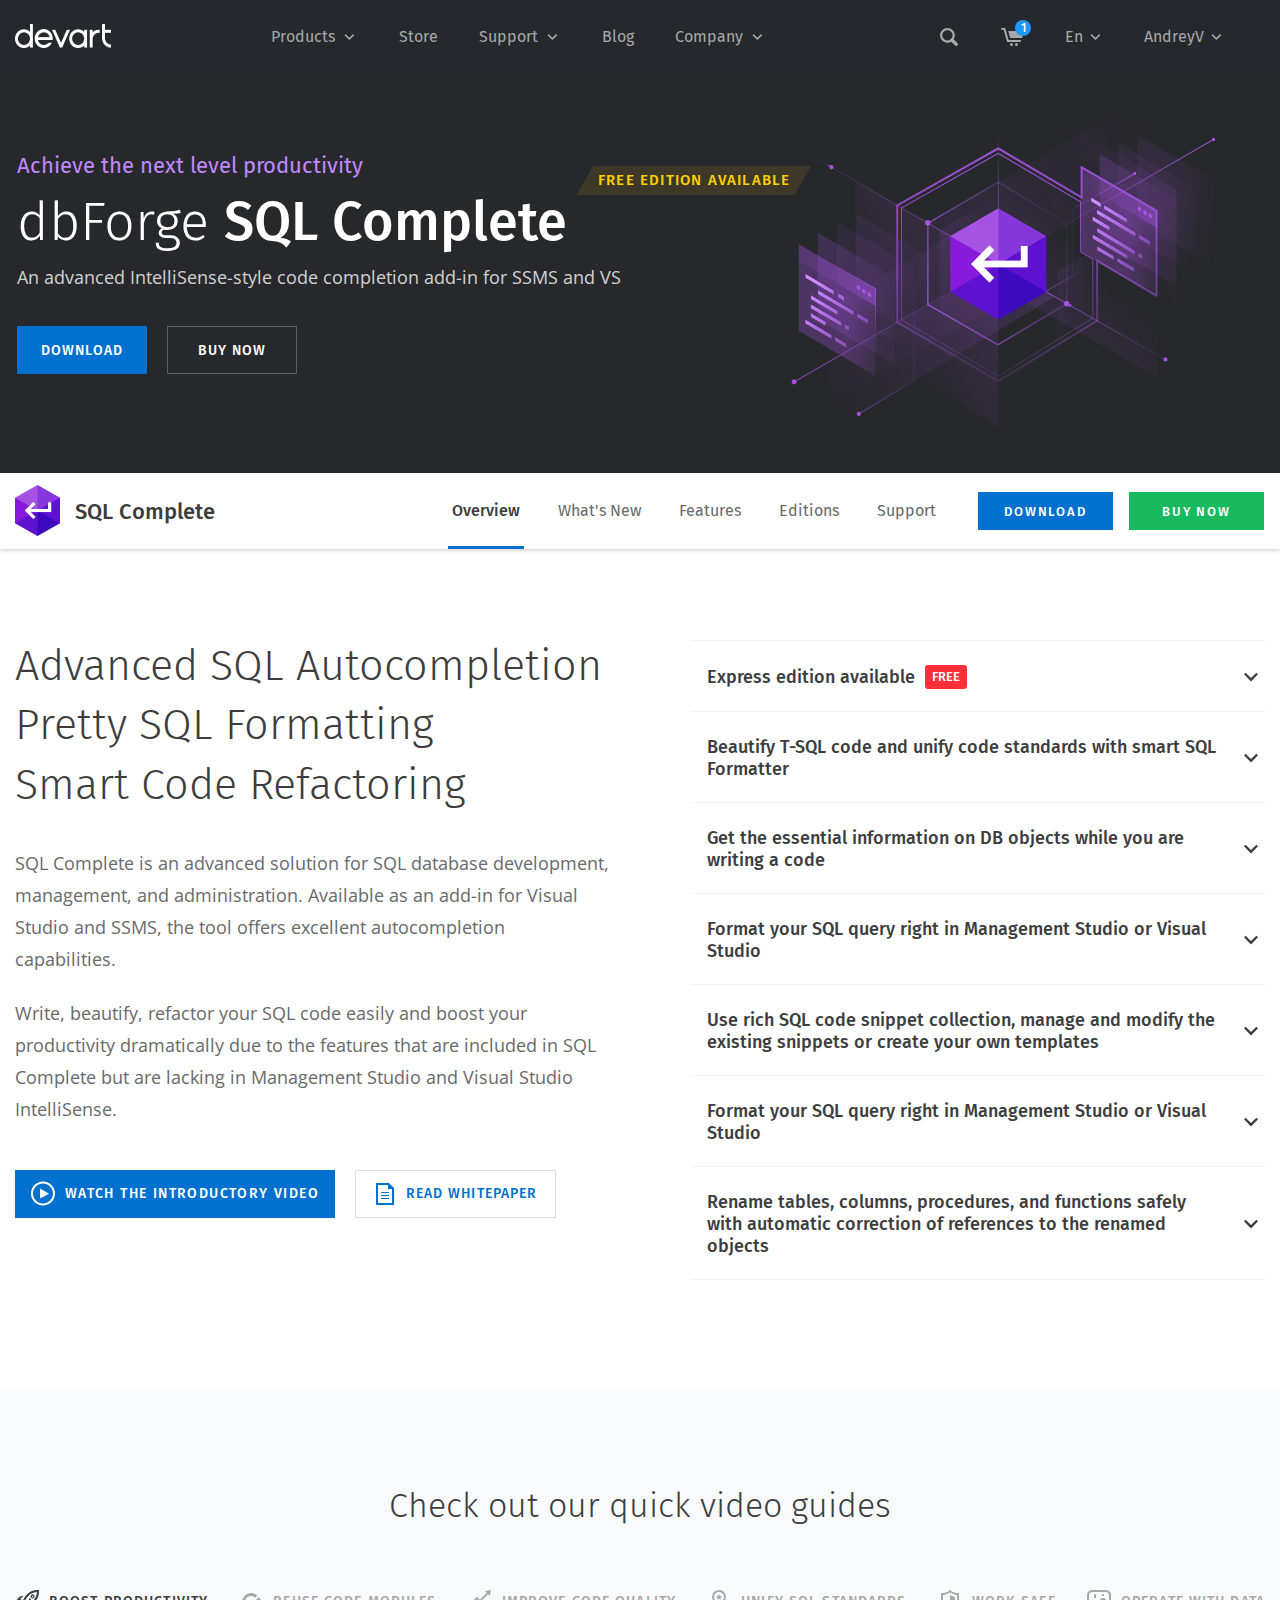
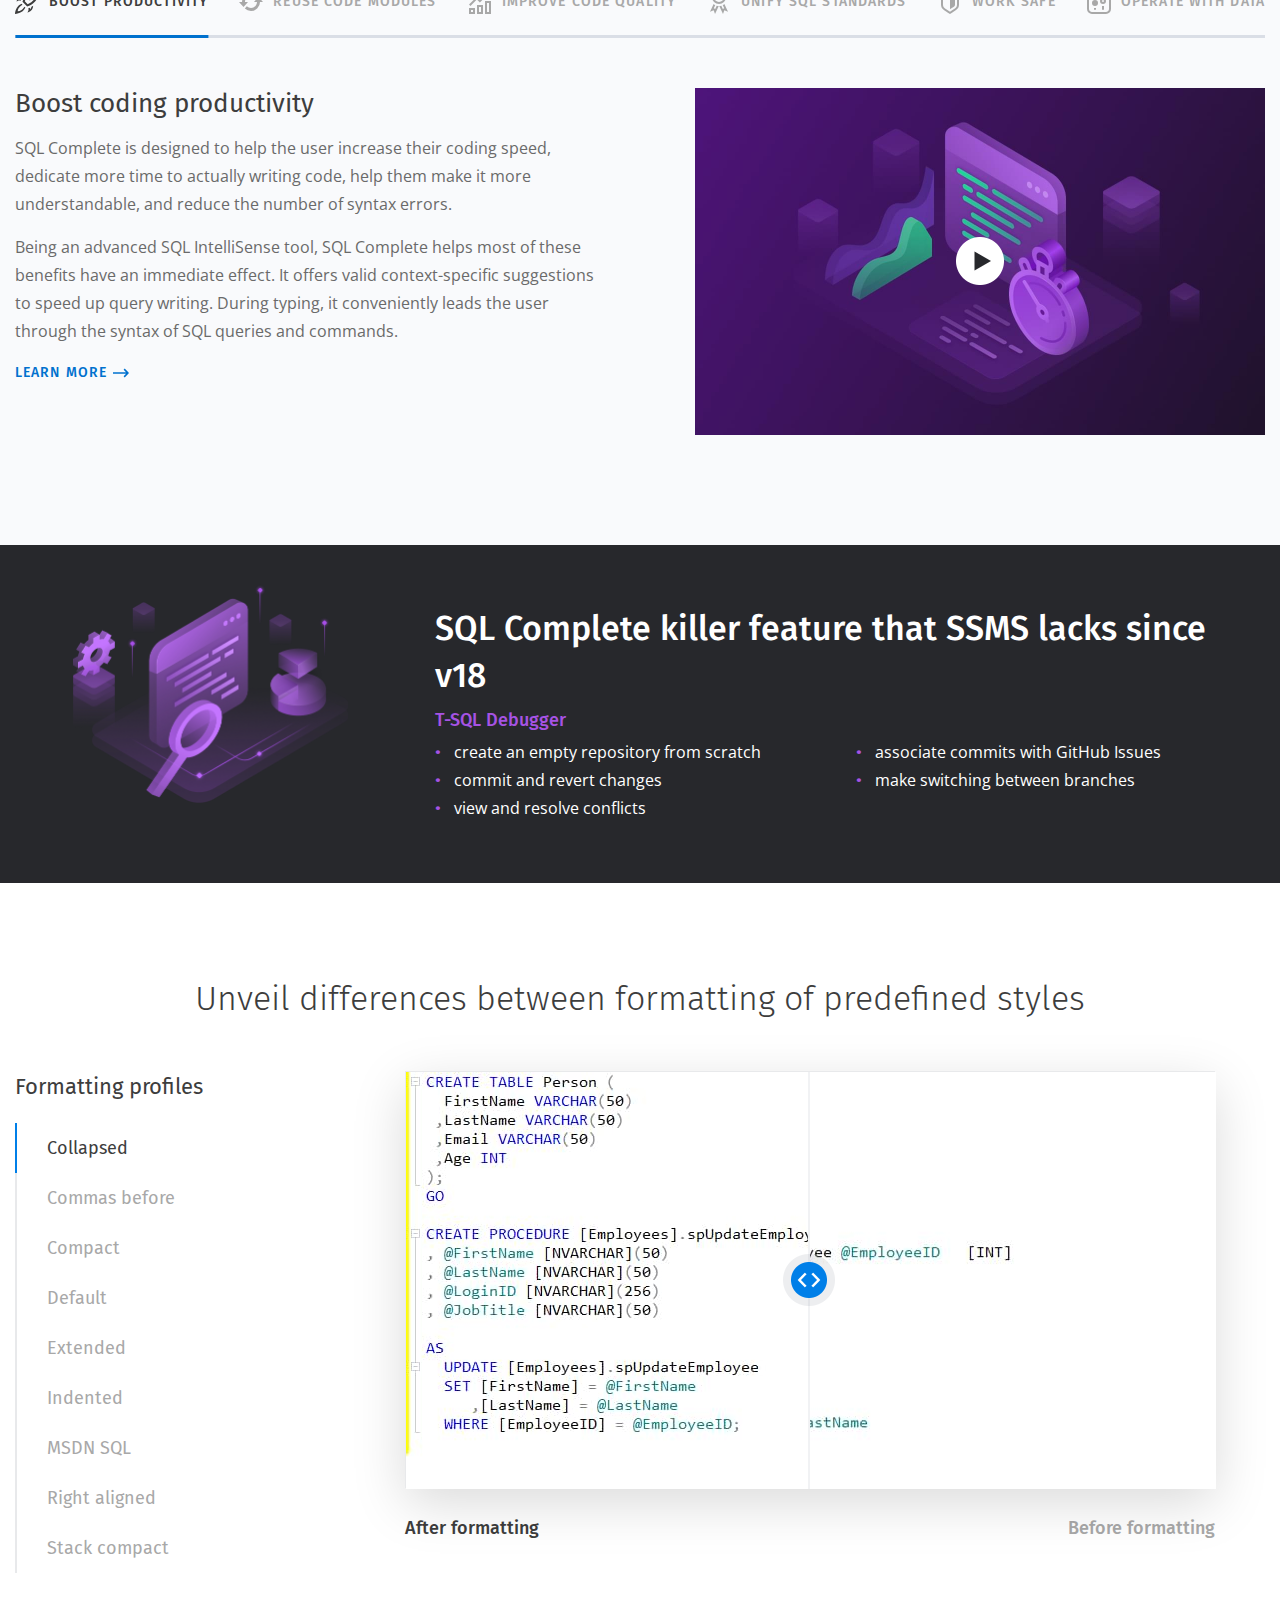
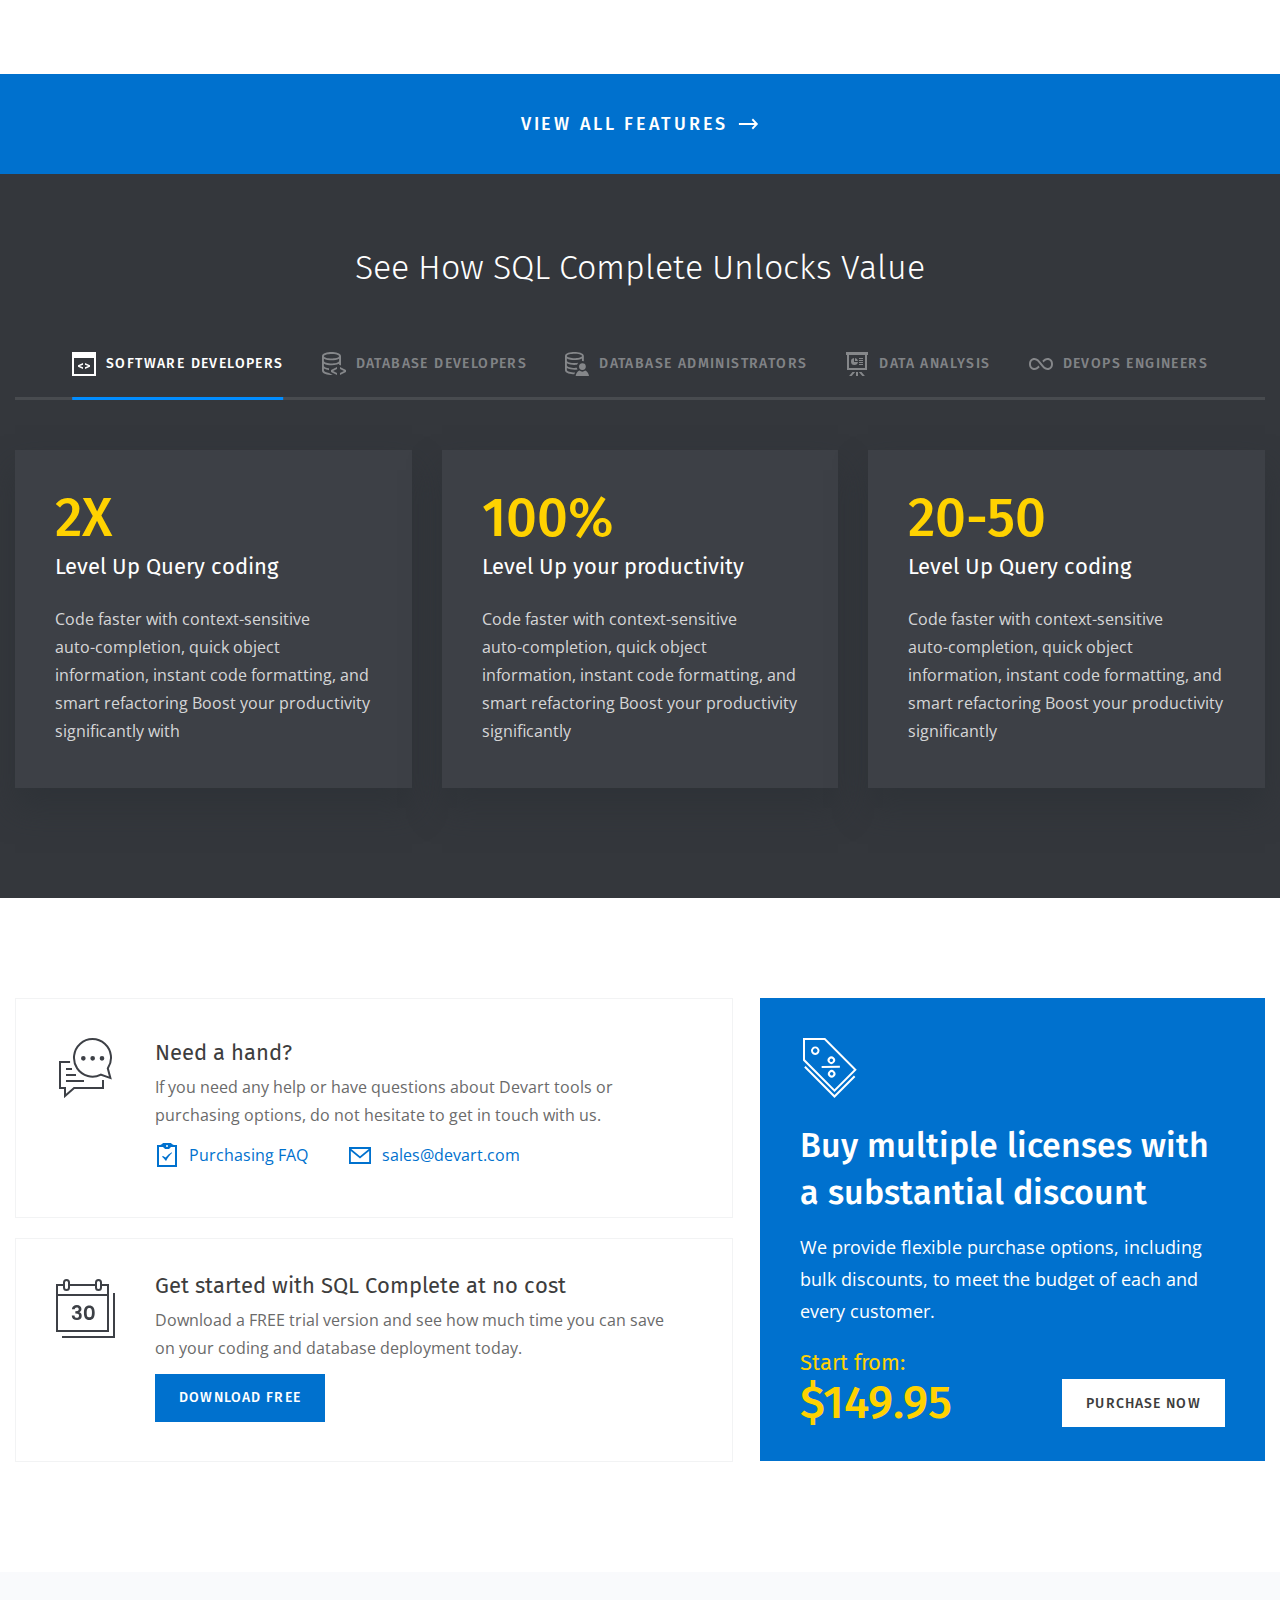
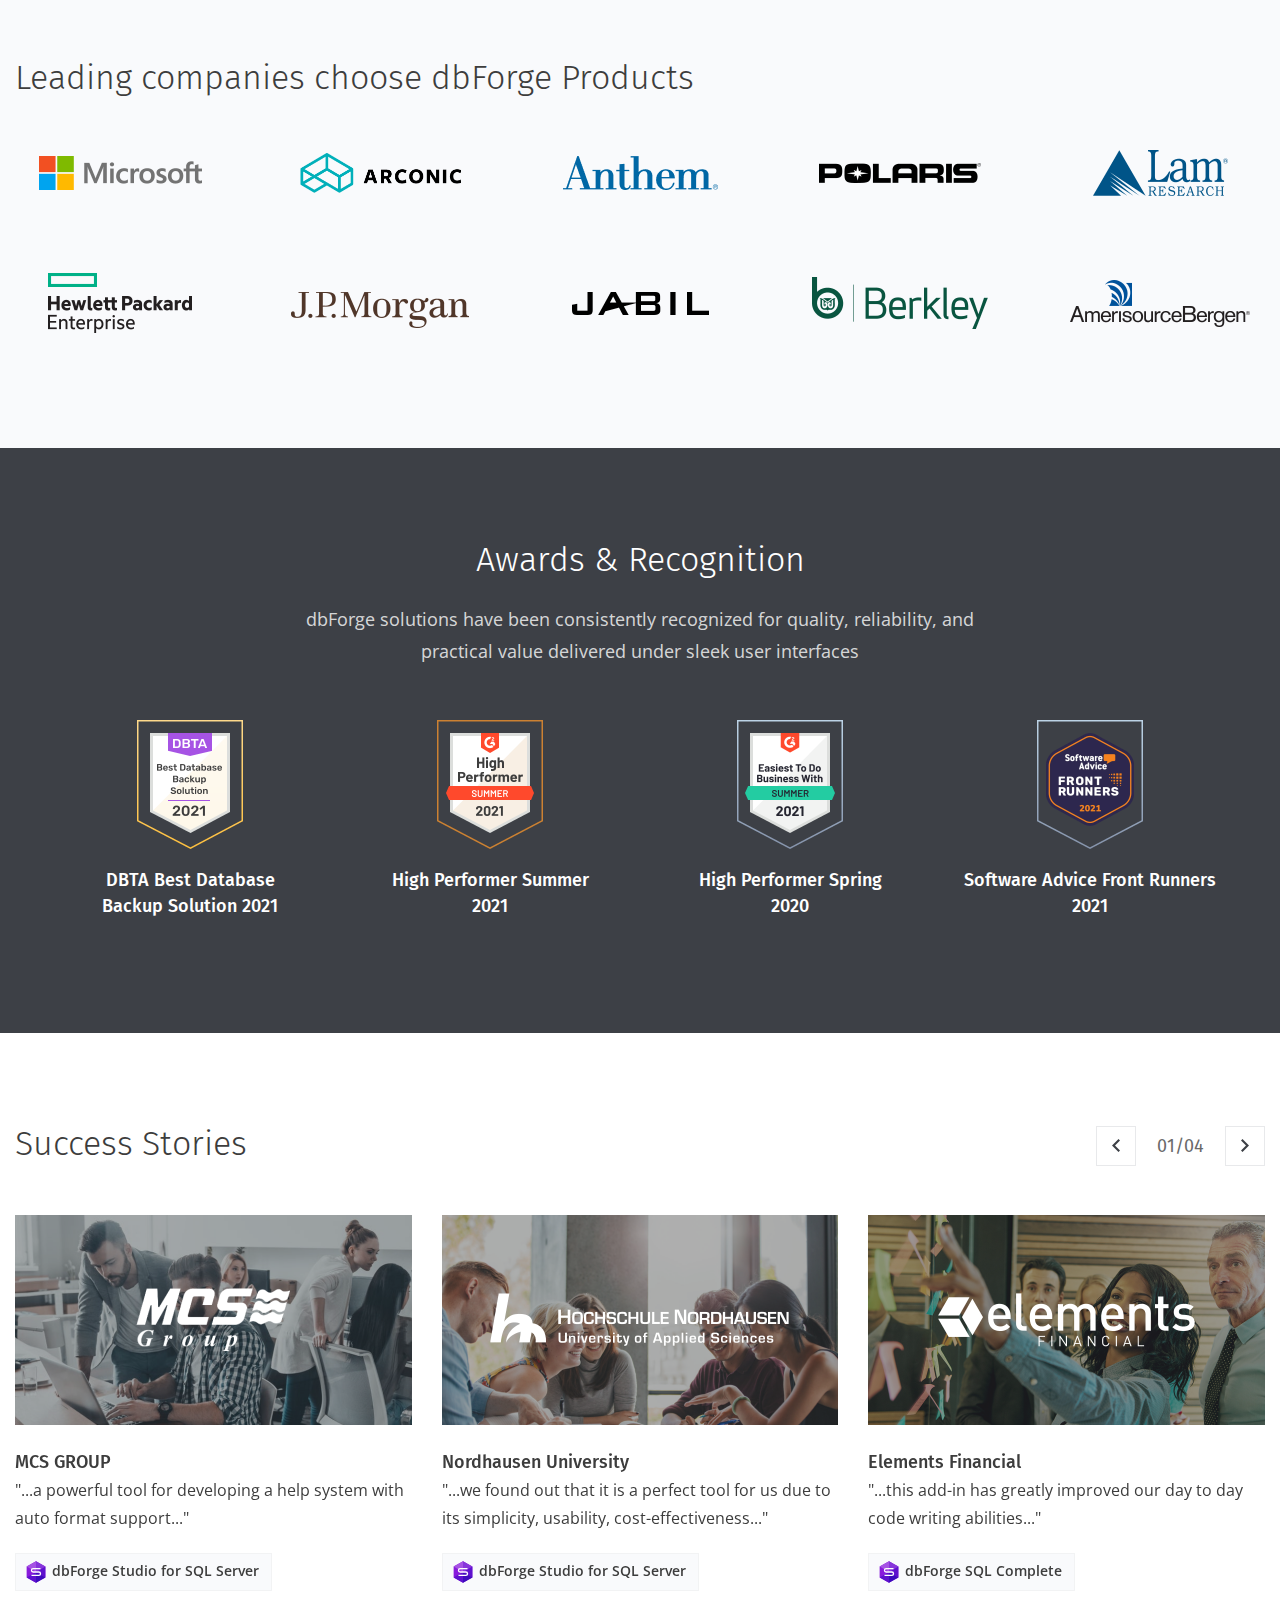
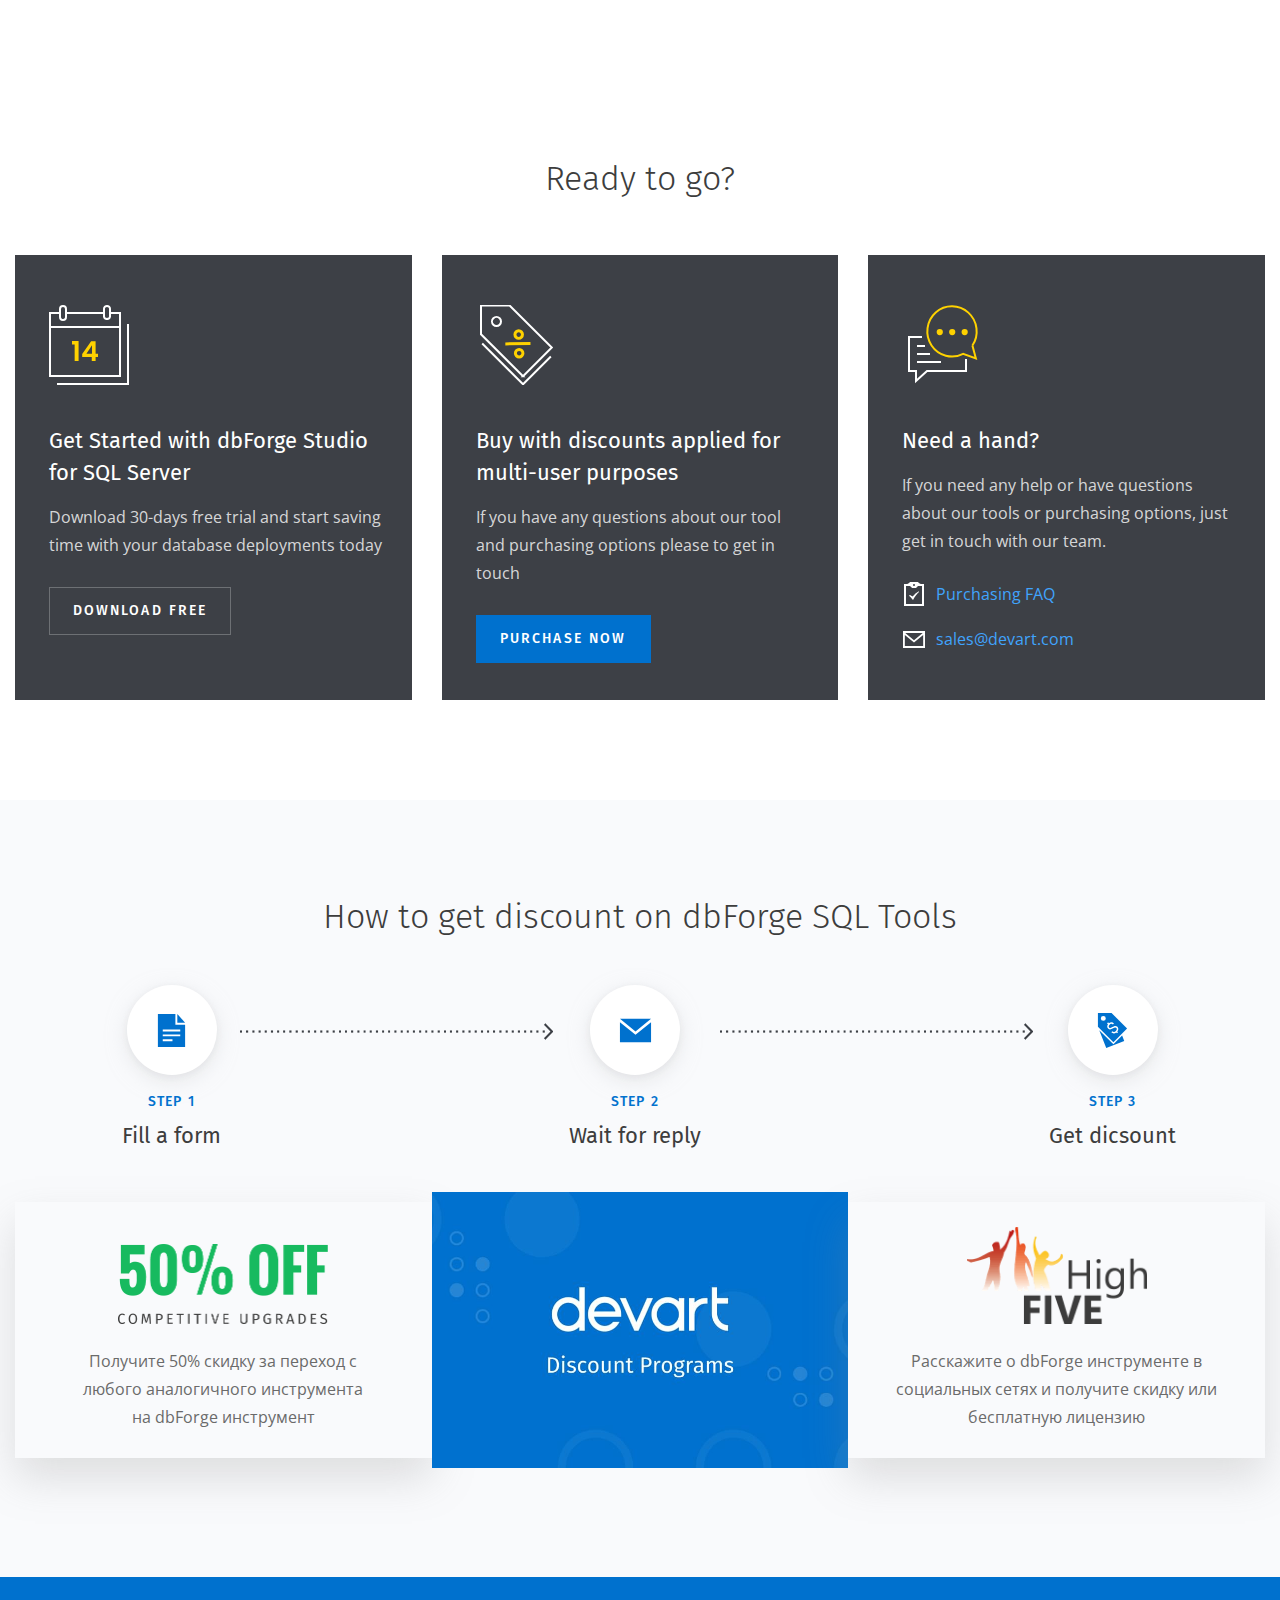
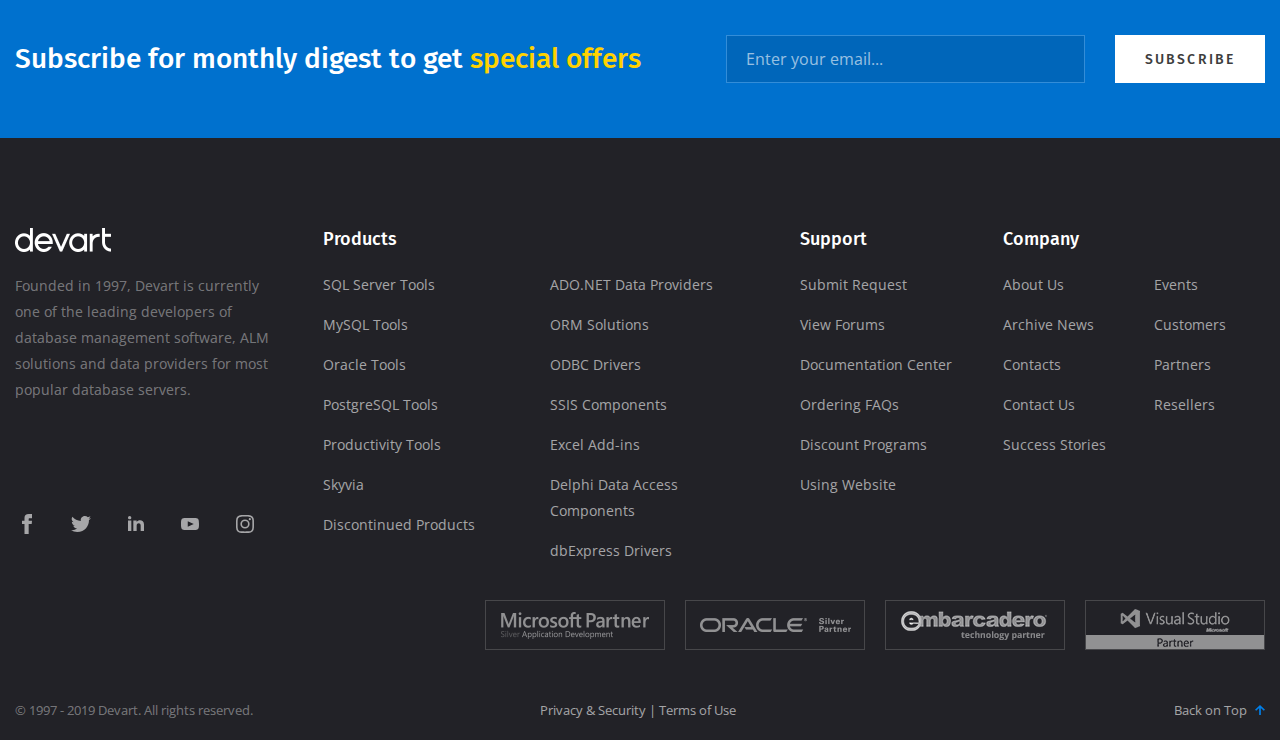
<file: index.html>
<!doctype html>
<html lang="en">
<head>
    <meta charset="UTF-8">
    <meta name="viewport"
          content="width=device-width, user-scalable=no, initial-scale=1.0, maximum-scale=1.0, minimum-scale=1.0">
    <meta http-equiv="X-UA-Compatible" content="ie=edge">
    <title>Main page</title>
    <link href="https://fonts.googleapis.com/css2?family=Fira+Sans:ital,wght@0,300;0,400;0,500;1,300;1,400;1,500&family=Open+Sans&display=swap" rel="stylesheet">
    <link rel="stylesheet" href="css/style.min.css">
<body>
    <div class="m-menu">
    <div class="m-menu__header">
        <a href="/" class="m-menu__logo">
            <img src="img/logo.png" alt="">
        </a>

        <ul class="m-menu__languages">
            <li class="item">
                <a href="#" class="link active">
                    <img src="img/english.png" alt="">
                    <span>En</span>
                </a>
            </li>

            <li class="item">
                <a href="#" class="link">
                    <img src="img/ukraine.png" alt="">
                    <span>Uk</span>
                </a>
            </li>
        </ul>

        <div class="m-menu__close">
            <svg class="icon" width="20" height="20">
                <use xlink:href="img/icons/icons.svg#close-menu" fill="#fff"></use>
            </svg>
        </div>
    </div>

    <div class="m-menu__content">
        <div class="m-menu__nav">

        </div>
    </div>
</div>

<header class="header">
    <div class="container">
        <div class="header__inner">
            <a href="/" class="header__logo">
                <img src="img/logo.png" alt="">
            </a>

            <nav class="menu">
                <ul class="menu__list">

                    <li class="menu__item has-child">
                        <a href="#" class="menu__link">
                            Products
                            <svg class="icon icon-arrow" width="18" height="18">
                                <use xlink:href="img/icons/icons.svg#arrow" fill="#A7A7A9"></use>
                            </svg>
                        </a>
                        <ul class="dropdown menu__submenu">
                            <li class="menu__submenu__item">
                                <a href="#" class="menu__submenu__link">Item 1</a>
                            </li>
                            <li class="menu__submenu__item">
                                <a href="#" class="menu__submenu__link">Item 2</a>
                            </li>
                            <li class="menu__submenu__item">
                                <a href="#" class="menu__submenu__link">Item 3</a>
                            </li>
                        </ul>
                    </li>

                    <li class="menu__item">
                        <a href="#" class="menu__link">Store</a>
                    </li>

                    <li class="menu__item has-child">
                        <a href="#" class="menu__link">
                            Support
                            <svg class="icon icon-arrow" width="18" height="18">
                                <use xlink:href="img/icons/icons.svg#arrow" fill="#A7A7A9"></use>
                            </svg>
                        </a>
                        <ul class="dropdown menu__submenu">
                            <li class="menu__submenu__item">
                                <a href="#" class="menu__submenu__link">Item 1</a>
                            </li>
                            <li class="menu__submenu__item">
                                <a href="#" class="menu__submenu__link">Item 2</a>
                            </li>
                            <li class="menu__submenu__item">
                                <a href="#" class="menu__submenu__link">Item 3</a>
                            </li>
                        </ul>
                    </li>

                    <li class="menu__item">
                        <a href="#" class="menu__link">Blog</a>
                    </li>

                    <li class="menu__item has-child">
                        <a href="#" class="menu__link">
                            Company
                            <svg class="icon icon-arrow" width="18" height="18">
                                <use xlink:href="img/icons/icons.svg#arrow" fill="#A7A7A9"></use>
                            </svg>
                        </a>
                        <ul class="dropdown menu__submenu">
                            <li class="menu__submenu__item">
                                <a href="#" class="menu__submenu__link">Item 1</a>
                            </li>
                            <li class="menu__submenu__item">
                                <a href="#" class="menu__submenu__link">Item 2</a>
                            </li>
                            <li class="menu__submenu__item">
                                <a href="#" class="menu__submenu__link">Item 3</a>
                            </li>
                        </ul>
                    </li>
                </ul>
            </nav>


            <div class="header__actions">
                <button class="search">
                    <svg class="icon" width="24" height="24">
                        <use xlink:href="img/icons/icons.svg#search" fill="#A7A7A9"></use>
                    </svg>
                </button>

                <a href="#cart" class="cart">
                    <svg class="icon" width="24" height="24">
                        <use xlink:href="img/icons/icons.svg#cart" fill="#A7A7A9"></use>
                    </svg>
                    <span class="count">1</span>
                </a>

                <div class="languages">
                    <button class="languages__button">
                        En
                        <svg class="icon icon-arrow" width="18" height="18">
                            <use xlink:href="img/icons/icons.svg#arrow" fill="#A7A7A9"></use>
                        </svg>
                    </button>

                    <ul class="dropdown languages__dropdown">
                        <li class="languages__item">
                            <a href="#" class="languages__link active">
                                <img src="img/english.png" alt="">
                                <span>English</span>
                            </a>
                        </li>

                        <li class="languages__item">
                            <a href="#" class="languages__link">
                                <img src="img/ukraine.png" alt="">
                                <span>Ukraine</span>
                            </a>
                        </li>
                    </ul>
                </div>

                <div class="account">
                    <button class="account__button">
                        AndreyV
                        <svg class="icon icon-arrow" width="18" height="18">
                            <use xlink:href="img/icons/icons.svg#arrow" fill="#A7A7A9"></use>
                        </svg>
                    </button>

                    <ul class="dropdown account__dropdown">
                        <li class="account__item">
                            <a href="#" class="account__link">Personal Area</a>
                        </li>
                        <li class="account__item">
                            <a href="#" class="account__link">Order list</a>
                        </li>
                        <li class="account__item">
                            <a href="#" class="account__link">Messages</a>
                        </li>
                        <li class="account__item">
                            <a href="#" class="account__link">Exit</a>
                        </li>
                    </ul>
                </div>

                <button class="m-menu__button">
                    <svg class="icon" width="20" height="20">
                        <use xlink:href="img/icons/icons.svg#menu" fill="#A7A7A9"></use>
                    </svg>
                </button>
            </div>

            <form class="dropdown search-form">
                <div class="search-form__title">Quick search</div>
                <div class="search-form__row">
                    <input type="text" class="search-form__input form-control">
                    <button class="search-form__button">
                        <svg class="icon" width="24" height="24">
                            <use xlink:href="img/icons/icons.svg#search" fill="#3D3D3D"></use>
                        </svg>
                    </button>
                </div>
                <div class="search-form__results">
                    <div class="search-form__results__title">Search Results</div>
                </div>
            </form>
        </div>
    </div>
</header>
    <main>
    <div class="banner">
        <div class="container">
            <div class="banner__inner">

                <div class="banner__content">
                    <div class="banner__title-1">Achieve the next level productivity</div>

                    <div class="banner__title-2">dbForge <b>SQL Complete</b></div>

                    <div class="banner__title-3">An advanced IntelliSense-style code completion add-in for SSMS and VS
                    </div>

                    <div class="banner__free-edition">Free edition available</div>

                    <div class="banner__buttons">
                        <a class="btn" href="#" download>Download</a>
                        <a href="#" class="btn btn-transparent">Buy now</a>
                    </div>
                </div>

                <div class="banner__img">
                    <img src="img/banner-bg.png" alt="">
                </div>
            </div>
        </div>
    </div>

    <div class="actions">
        <div class="container">

            <div class="actions__inner">

                <a href="#" class="sql-complete">
                    <img src="img/sql-complete.png" alt="">
                    <span>SQL Complete</span>
                </a>

                <div class="actions__nav">
                    <a href="#" class="active">Overview</a>
                    <a href="#">What's New</a>
                    <a href="#">Features</a>
                    <a href="#">Editions</a>
                    <a href="#">Support</a>
                </div>

                <div class="actions__buttons">
                    <a href="#" class="btn" download>Download</a>
                    <a href="#" class="btn btn-green">Buy now</a>
                </div>

            </div>

        </div>
    </div>

    <section class="advanced-sql">
        <div class="container">

            <div class="inner">

                <div class="content">
                    <h1>Advanced SQL Autocompletion Pretty SQL Formatting<br> Smart Code Refactoring</h1>
                    <div class="text-formatted">
                        <p>SQL Complete is an advanced solution for SQL database development,
                            management, and administration. Available as an add-in for Visual
                            Studio and SSMS, the tool offers excellent autocompletion capabilities.</p>

                        <p>Write, beautify, refactor your SQL code easily and boost your productivity
                            dramatically due to the features that are included in SQL Complete but are
                            lacking in Management Studio and Visual Studio IntelliSense.</p>
                    </div>

                    <div class="buttons">
                        <button class="btn">
                            <svg class="icon" width="24" height="25">
                                <use xlink:href="img/icons/icons.svg#play"></use>
                            </svg>
                            Watch the introductory video
                        </button>
                        <button class="btn btn-transparent">
                            <svg class="icon" width="22" height="24">
                                <use xlink:href="img/icons/icons.svg#file" fill="#0071CE"></use>
                            </svg>
                            Read WhitePaper
                        </button>
                    </div>
                </div>

                <div class="faq">

                    <div class="faq__item">
                        <div class="faq__header">
                            <h5 class="faq__title">
                                Express edition available
                                <span class="faq__status">FREE</span>
                            </h5>
                            <button class="faq__arrow">
                                <svg class="icon" width="24" height="24">
                                    <use xlink:href="img/icons/icons.svg#faq-arrow" fill="#3D3D3D"></use>
                                </svg>
                            </button>
                        </div>
                        <div class="text-formatted faq__content">
                            <p>SQL Complete conveniently delivers quick object overview tooltips by simply hovering
                                over the required objects while you are writing SQL code. This feature supports nearly
                                70 types of database objects.</p>
                        </div>
                    </div>

                    <div class="faq__item">
                        <div class="faq__header">
                            <h5 class="faq__title">
                                Beautify T-SQL code and unify code standards with smart SQL Formatter
                            </h5>
                            <button class="faq__arrow">
                                <svg class="icon" width="24" height="24">
                                    <use xlink:href="img/icons/icons.svg#faq-arrow" fill="#3D3D3D"></use>
                                </svg>
                            </button>
                        </div>
                        <div class="text-formatted faq__content">
                            <p>SQL Complete conveniently delivers quick object overview tooltips by simply hovering
                                over the required objects while you are writing SQL code. This feature supports nearly
                                70 types of database objects.</p>
                        </div>
                    </div>

                    <div class="faq__item">
                        <div class="faq__header">
                            <h5 class="faq__title">
                                Get the essential information on DB objects while you are writing a code
                            </h5>
                            <button class="faq__arrow">
                                <svg class="icon" width="24" height="24">
                                    <use xlink:href="img/icons/icons.svg#faq-arrow" fill="#3D3D3D"></use>
                                </svg>
                            </button>
                        </div>
                        <div class="text-formatted faq__content">
                            <p>SQL Complete conveniently delivers quick object overview tooltips by simply hovering
                                over the required objects while you are writing SQL code. This feature supports nearly
                                70 types of database objects.</p>
                        </div>
                    </div>

                    <div class="faq__item">
                        <div class="faq__header">
                            <h5 class="faq__title">
                                Format your SQL query right in Management Studio or Visual Studio
                            </h5>
                            <button class="faq__arrow">
                                <svg class="icon" width="24" height="24">
                                    <use xlink:href="img/icons/icons.svg#faq-arrow" fill="#3D3D3D"></use>
                                </svg>
                            </button>
                        </div>
                        <div class="text-formatted faq__content">
                            <p>SQL Complete conveniently delivers quick object overview tooltips by simply hovering
                                over the required objects while you are writing SQL code. This feature supports nearly
                                70 types of database objects.</p>
                        </div>
                    </div>

                    <div class="faq__item">
                        <div class="faq__header">
                            <h5 class="faq__title">
                                Use rich SQL code snippet collection, manage and modify the existing snippets or create
                                your own templates
                            </h5>
                            <button class="faq__arrow">
                                <svg class="icon" width="24" height="24">
                                    <use xlink:href="img/icons/icons.svg#faq-arrow" fill="#3D3D3D"></use>
                                </svg>
                            </button>
                        </div>
                        <div class="text-formatted faq__content">
                            <p>SQL Complete conveniently delivers quick object overview tooltips by simply hovering
                                over the required objects while you are writing SQL code. This feature supports nearly
                                70 types of database objects.</p>
                        </div>
                    </div>

                    <div class="faq__item">
                        <div class="faq__header">
                            <h5 class="faq__title">
                                Format your SQL query right in Management Studio or Visual Studio
                            </h5>
                            <button class="faq__arrow">
                                <svg class="icon" width="24" height="24">
                                    <use xlink:href="img/icons/icons.svg#faq-arrow" fill="#3D3D3D"></use>
                                </svg>
                            </button>
                        </div>
                        <div class="text-formatted faq__content">
                            <p>SQL Complete conveniently delivers quick object overview tooltips by simply hovering
                                over the required objects while you are writing SQL code. This feature supports nearly
                                70 types of database objects.</p>
                        </div>
                    </div>

                    <div class="faq__item">
                        <div class="faq__header">
                            <h5 class="faq__title">
                                Rename tables, columns, procedures, and functions safely with automatic correction of
                                references to the renamed objects
                            </h5>
                            <button class="faq__arrow">
                                <svg class="icon" width="24" height="24">
                                    <use xlink:href="img/icons/icons.svg#faq-arrow" fill="#3D3D3D"></use>
                                </svg>
                            </button>
                        </div>
                        <div class="text-formatted faq__content">
                            <p>SQL Complete conveniently delivers quick object overview tooltips by simply hovering
                                over the required objects while you are writing SQL code. This feature supports nearly
                                70 types of database objects.</p>
                        </div>
                    </div>

                </div>
            </div>

        </div>
    </section>

    <section class="video-guides">
        <div class="container">

            <h2 class="text-center">Check out our quick video guides</h2>

            <div class="tabs">
                <div class="tabs__buttons">
                    <button class="tab__button active" data-tab-target="#boost-productivity">
                        <svg class="icon" width="24" height="24">
                            <use xlink:href="img/icons/icons.svg#boost-productivity"></use>
                        </svg>
                        Boost productivity
                    </button>
                    <button class="tab__button" data-tab-target="#reuse-code-modules">
                        <svg class="icon" width="24" height="24">
                            <use xlink:href="img/icons/icons.svg#reuse-code-modules"></use>
                        </svg>
                        Reuse code modules
                    </button>
                    <button class="tab__button" data-tab-target="#improve-code-quality">
                        <svg class="icon" width="24" height="24">
                            <use xlink:href="img/icons/icons.svg#improve-code-quality"></use>
                        </svg>
                        Improve code quality
                    </button>
                    <button class="tab__button" data-tab-target="#unify-sql-standards">
                        <svg class="icon" width="24" height="24">
                            <use xlink:href="img/icons/icons.svg#unify-sql-standards"></use>
                        </svg>
                        Unify SQL standards
                    </button>
                    <button class="tab__button" data-tab-target="#work-safe">
                        <svg class="icon" width="24" height="24">
                            <use xlink:href="img/icons/icons.svg#work-safe"></use>
                        </svg>
                        Work safe
                    </button>
                    <button class="tab__button" data-tab-target="#operate-with-data">
                        <svg class="icon" width="24" height="24">
                            <use xlink:href="img/icons/icons.svg#operate-with-data"></use>
                        </svg>
                        Operate with data
                    </button>
                </div>
                <div class="tabs__content">

                    <div id="boost-productivity" class="tab__content active">

                        <div class="inner">

                            <div class="content">
                                <h3>Boost coding productivity</h3>
                                <div class="text-formatted">
                                    <p>SQL Complete is designed to help the user increase their coding speed, dedicate
                                        more time to actually writing code, help them make it more understandable, and
                                        reduce the number of syntax errors.</p>
                                    <p>Being an advanced SQL IntelliSense tool, SQL Complete helps most of these
                                        benefits
                                        have an immediate effect. It offers valid context-specific suggestions to speed
                                        up query writing. During typing, it conveniently leads the user through the
                                        syntax
                                        of SQL queries and commands.</p>
                                </div>
                                <a href="#" class="link">
                                    Learn more
                                    <svg class="icon" width="16" height="10">
                                        <use xlink:href="img/icons/icons.svg#read-more-arrow"></use>
                                    </svg>
                                </a>
                            </div>

                            <a href="https://youtu.be/Ve1LNJEIKUE" data-fancybox class="video">
                                <img src="img/video-preview.jpg" alt="">

                                <button class="video-play">
                                    <img src="img/video-play.png" alt="">
                                </button>
                            </a>

                        </div>

                    </div>

                    <div id="reuse-code-modules" class="tab__content">

                        <div class="inner">

                            <div class="content">
                                <h3>Reuse code modules</h3>
                                <div class="text-formatted">
                                    <p>SQL Complete is designed to help the user increase their coding speed, dedicate
                                        more time to actually writing code, help them make it more understandable, and
                                        reduce the number of syntax errors.</p>
                                    <p>Being an advanced SQL IntelliSense tool, SQL Complete helps most of these
                                        benefits
                                        have an immediate effect. It offers valid context-specific suggestions to speed
                                        up query writing. During typing, it conveniently leads the user through the
                                        syntax
                                        of SQL queries and commands.</p>
                                </div>
                                <a href="#" class="link">
                                    Learn more
                                    <svg class="icon" width="16" height="10">
                                        <use xlink:href="img/icons/icons.svg#read-more-arrow"></use>
                                    </svg>
                                </a>
                            </div>

                            <a href="https://youtu.be/5qF_qbaWt3Q" data-fancybox class="video">
                                <img src="img/video-preview.jpg" alt="">

                                <button class="video-play">
                                    <img src="img/video-play.png" alt="">
                                </button>
                            </a>

                        </div>

                    </div>

                    <div id="improve-code-quality" class="tab__content">

                        <div class="inner">

                            <div class="content">
                                <h3>Improve code quality</h3>
                                <div class="text-formatted">
                                    <p>SQL Complete is designed to help the user increase their coding speed, dedicate
                                        more time to actually writing code, help them make it more understandable, and
                                        reduce the number of syntax errors.</p>
                                    <p>Being an advanced SQL IntelliSense tool, SQL Complete helps most of these
                                        benefits
                                        have an immediate effect. It offers valid context-specific suggestions to speed
                                        up query writing. During typing, it conveniently leads the user through the
                                        syntax
                                        of SQL queries and commands.</p>
                                </div>
                                <a href="#" class="link">
                                    Learn more
                                    <svg class="icon" width="16" height="10">
                                        <use xlink:href="img/icons/icons.svg#read-more-arrow"></use>
                                    </svg>
                                </a>
                            </div>

                            <a href="https://youtu.be/kXYiU_JCYtU" data-fancybox class="video">
                                <img src="img/video-preview.jpg" alt="">

                                <button class="video-play">
                                    <img src="img/video-play.png" alt="">
                                </button>
                            </a>

                        </div>

                    </div>

                    <div id="unify-sql-standards" class="tab__content">

                        <div class="inner">

                            <div class="content">
                                <h3>Unify SQL standards</h3>
                                <div class="text-formatted">
                                    <p>SQL Complete is designed to help the user increase their coding speed, dedicate
                                        more time to actually writing code, help them make it more understandable, and
                                        reduce the number of syntax errors.</p>
                                    <p>Being an advanced SQL IntelliSense tool, SQL Complete helps most of these
                                        benefits
                                        have an immediate effect. It offers valid context-specific suggestions to speed
                                        up query writing. During typing, it conveniently leads the user through the
                                        syntax
                                        of SQL queries and commands.</p>
                                </div>
                                <a href="#" class="link">
                                    Learn more
                                    <svg class="icon" width="16" height="10">
                                        <use xlink:href="img/icons/icons.svg#read-more-arrow"></use>
                                    </svg>
                                </a>
                            </div>

                            <a href="https://youtu.be/eVTXPUF4Oz4" data-fancybox class="video">
                                <img src="img/video-preview.jpg" alt="">

                                <button class="video-play">
                                    <img src="img/video-play.png" alt="">
                                </button>
                            </a>

                        </div>

                    </div>
                    <div id="work-safe" class="tab__content">

                        <div class="inner">

                            <div class="content">
                                <h3>Work safe</h3>
                                <div class="text-formatted">
                                    <p>SQL Complete is designed to help the user increase their coding speed, dedicate
                                        more time to actually writing code, help them make it more understandable, and
                                        reduce the number of syntax errors.</p>
                                    <p>Being an advanced SQL IntelliSense tool, SQL Complete helps most of these
                                        benefits
                                        have an immediate effect. It offers valid context-specific suggestions to speed
                                        up query writing. During typing, it conveniently leads the user through the
                                        syntax
                                        of SQL queries and commands.</p>
                                </div>
                                <a href="#" class="link">
                                    Learn more
                                    <svg class="icon" width="16" height="10">
                                        <use xlink:href="img/icons/icons.svg#read-more-arrow"></use>
                                    </svg>
                                </a>
                            </div>

                            <a href="https://youtu.be/By7ctqcWxyM" data-fancybox class="video">
                                <img src="img/video-preview.jpg" alt="">

                                <button class="video-play">
                                    <img src="img/video-play.png" alt="">
                                </button>
                            </a>

                        </div>

                    </div>
                    <div id="operate-with-data" class="tab__content">

                        <div class="inner">

                            <div class="content">
                                <h3>Operate with data</h3>
                                <div class="text-formatted">
                                    <p>SQL Complete is designed to help the user increase their coding speed, dedicate
                                        more time to actually writing code, help them make it more understandable, and
                                        reduce the number of syntax errors.</p>
                                    <p>Being an advanced SQL IntelliSense tool, SQL Complete helps most of these
                                        benefits
                                        have an immediate effect. It offers valid context-specific suggestions to speed
                                        up query writing. During typing, it conveniently leads the user through the
                                        syntax
                                        of SQL queries and commands.</p>
                                </div>
                                <a href="#" class="link">
                                    Learn more
                                    <svg class="icon" width="16" height="10">
                                        <use xlink:href="img/icons/icons.svg#read-more-arrow"></use>
                                    </svg>
                                </a>
                            </div>

                            <a href="https://youtu.be/g8z-qP34-1Y" data-fancybox class="video">
                                <img src="img/video-preview.jpg" alt="">

                                <button class="video-play">
                                    <img src="img/video-play.png" alt="">
                                </button>
                            </a>

                        </div>

                    </div>
                </div>
            </div>
        </div>
    </section>

    <section class="sql-complete-killer">
        <div class="container">

            <div class="inner">

                <div class="img">
                    <img src="img/sql-complete-killer.png" alt="">
                </div>

                <div class="content">
                    <div class="h2">SQL Complete killer feature that SSMS lacks since v18</div>
                    <div class="title">T-SQL Debugger</div>
                    <ul class="list">
                        <li><span>·</span> create an empty repository from scratch</li>
                        <li><span>·</span> commit and revert changes</li>
                        <li><span>·</span> view and resolve conflicts</li>
                        <li><span>·</span> associate commits with GitHub Issues</li>
                        <li><span>·</span> make switching between branches</li>
                    </ul>
                </div>

            </div>

        </div>
    </section>

    <section class="formatting">
        <div class="container">
            <h2 class="text-center">Unveil differences between formatting of predefined styles</h2>

            <div class="tabs">
                <div class="tabs__buttons__wrap">
                    <h4>Formatting profiles</h4>
                    <div class="tabs__buttons">
                        <button class="tab__button active" data-tab-target="#collapsed">Collapsed</button>
                        <button class="tab__button" data-tab-target="#commas-before">Commas before</button>
                        <button class="tab__button" data-tab-target="#compact">Compact</button>
                        <button class="tab__button" data-tab-target="#default">Default</button>
                        <button class="tab__button" data-tab-target="#extended">Extended</button>
                        <button class="tab__button" data-tab-target="#indented">Indented</button>
                        <button class="tab__button" data-tab-target="#msdn-sql">MSDN SQL</button>
                        <button class="tab__button" data-tab-target="#right-aligned">Right aligned</button>
                        <button class="tab__button" data-tab-target="#stack-compact">Stack compact</button>
                    </div>
                </div>
                <div class="tabs__content">
                    <div id="collapsed" class="tab__content active">
                        <div id="slider" class="slider"></div>
                        <div class="before-after-text">
                            <div>After formatting</div>
                            <div>Before formatting</div>
                        </div>
                    </div>
                    <div id="commas-before" class="tab__content">Commas before</div>
                    <div id="compact" class="tab__content">Compact</div>
                    <div id="default" class="tab__content">Default</div>
                    <div id="extended" class="tab__content">Extended</div>
                    <div id="indented" class="tab__content">Indented</div>
                    <div id="msdn-sql" class="tab__content">MSDN SQL</div>
                    <div id="right-aligned" class="tab__content">Right aligned</div>
                    <div id="stack-compact" class="tab__content">Stack compact</div>
                </div>
            </div>

        </div>
    </section>

    <a href="#" class="view-all-features">
        View all features
        <svg class="icon" width="21" height="12">
            <use xlink:href="img/icons/icons.svg#read-more-arrow" fill="#fff"></use>
        </svg>
    </a>

    <section class="see-how">
        <div class="container">
            <h2 class="text-center">See How SQL Complete Unlocks Value</h2>

            <div class="tabs">

                <div class="tabs__buttons">
                    <button class="tab__button active" data-tab-target="#software-developers">
                        <svg class="icon" width="24" height="24">
                            <use xlink:href="img/icons/icons.svg#software-developers"></use>
                        </svg>
                        Software developers
                    </button>
                    <button class="tab__button" data-tab-target="#database-developers">
                        <svg class="icon" width="24" height="24">
                            <use xlink:href="img/icons/icons.svg#database-developers"></use>
                        </svg>
                        Database developers
                    </button>
                    <button class="tab__button" data-tab-target="#database-administrators">
                        <svg class="icon" width="24" height="24">
                            <use xlink:href="img/icons/icons.svg#database-administrators"></use>
                        </svg>
                        Database administrators
                    </button>
                    <button class="tab__button" data-tab-target="#data-analysis">
                        <svg class="icon" width="24" height="24">
                            <use xlink:href="img/icons/icons.svg#data-analysis"></use>
                        </svg>
                        Data analysis
                    </button>
                    <button class="tab__button" data-tab-target="#devops-engineers">
                        <svg class="icon" width="24" height="24">
                            <use xlink:href="img/icons/icons.svg#devops-engineers"></use>
                        </svg>
                        Devops engineers
                    </button>
                </div>

                <div class="tabs__content">
                    <div id="software-developers" class="tab__content active">
                        <div class="inner">

                            <div class="item">
                                <div class="value">2X</div>
                                <h4>Level Up Query coding</h4>
                                <div class="text-formatted">
                                    <p>Code faster with context-sensitive<br> auto-completion, quick object information,
                                        instant code formatting, and smart refactoring Boost your productivity
                                        significantly with</p>
                                </div>
                            </div>

                            <div class="item">
                                <div class="value">100%</div>
                                <h4>Level Up your productivity </h4>
                                <div class="text-formatted">
                                    <p>Code faster with context-sensitive<br> auto-completion,
                                        quick object information, instant code formatting,
                                        and smart refactoring Boost your productivity significantly</p>
                                </div>
                            </div>

                            <div class="item">
                                <div class="value">20-50</div>
                                <h4>Level Up Query coding</h4>
                                <div class="text-formatted">
                                    <p>Code faster with context-sensitive<br> auto-completion,
                                        quick object information, instant code formatting,
                                        and smart refactoring Boost your productivity significantly</p>
                                </div>
                            </div>

                        </div>
                    </div>
                    <div id="database-developers" class="tab__content">
                        Database developers
                    </div>
                    <div id="database-administrators" class="tab__content">
                        Database administrators
                    </div>
                    <div id="data-analysis" class="tab__content">
                        Data analysis
                    </div>
                    <div id="devops-engineers" class="tab__content">
                        Devops engineers
                    </div>
                </div>

            </div>

        </div>
    </section>

    <section class="suggestions">
        <div class="container">

            <div class="inner">

                <div class="content">
                    <div class="block">
                        <svg class="icon" width="60" height="60">
                            <use xlink:href="img/icons/icons.svg#need-a-hand"></use>
                        </svg>
                        <div class="block__inner">
                            <div class="h4">Need a hand?</div>
                            <div class="text-formatted">
                                If you need any help or have questions about Devart tools
                                or purchasing options, do not hesitate to get in touch with us.
                            </div>
                            <div class="links">
                                <a href="#">
                                    <svg class="icon" width="24" height="24">
                                        <use xlink:href="img/icons/icons.svg#purchasing"></use>
                                    </svg>
                                    Purchasing FAQ
                                </a>
                                <a href="mailto:sales@devart.com">
                                    <svg class="icon" width="24" height="24">
                                        <use xlink:href="img/icons/icons.svg#email"></use>
                                    </svg>
                                    sales@devart.com
                                </a>
                            </div>
                        </div>
                    </div>
                    <div class="block">
                        <svg class="icon" width="60" height="60">
                            <use xlink:href="img/icons/icons.svg#get-started"></use>
                        </svg>
                        <div class="block__inner">
                            <div class="h4">Get started with SQL Complete at no cost</div>
                            <div class="text-formatted">
                                Download a FREE trial version and see how much time you can save on your
                                coding and database deployment today.
                            </div>
                            <a href="#" download class="btn">download free</a>
                        </div>
                    </div>
                </div>
                <div class="buy-licenses">
                    <svg class="icon" width="60" height="60">
                        <use xlink:href="img/icons/icons.svg#percent"></use>
                    </svg>
                    <div class="h2">Buy multiple licenses with a substantial discount</div>
                    <div class="text-formatted">
                        We provide flexible purchase options, including bulk discounts, to meet the budget
                        of each and every customer.
                    </div>
                    <div class="buy-licenses__footer">
                        <div class="price">
                            <div class="text">Start from:</div>
                            <div class="value">$149.95</div>
                        </div>

                        <a href="#" class="btn btn-white">Purchase now</a>
                    </div>
                </div>

            </div>

        </div>
    </section>

    <section class="companies-choose">
        <div class="container">
            <h2>Leading companies choose dbForge Products</h2>
            <div class="inner">
                <div class="item">
                    <img src="img/companies/microsoft.png" width="163" alt="">
                </div>
                <div class="item">
                    <img src="img/companies/arconic.png" width="161" alt="">
                </div>
                <div class="item">
                    <img src="img/companies/anthem.png" width="155" alt="">
                </div>
                <div class="item">
                    <img src="img/companies/polaris.png" width="162" alt="">
                </div>
                <div class="item">
                    <img src="img/companies/lam-research.png" width="135" alt="">
                </div>
                <div class="item">
                    <img src="img/companies/hpe.png" width="144" alt="">
                </div>
                <div class="item item-morgan">
                    <img src="img/companies/morgan.png" width="178" alt="">
                </div>
                <div class="item">
                    <img src="img/companies/jabil.png" width="137" alt="">
                </div>
                <div class="item">
                    <img src="img/companies/berkley.png" width="176" alt="">
                </div>
                <div class="item">
                    <img src="img/companies/amerisource-bergen.png" width="180" alt="">
                </div>
            </div>
        </div>
    </section>

    <section class="awards-recognition">
        <div class="container">
            <h2>Awards & Recognition</h2>
            <div class="text-formatted">
                <p>dbForge solutions have been consistently recognized for quality,
                    reliability, and practical value delivered under sleek user interfaces</p>
            </div>
            <div class="inner">
                <div class="item">
                    <img src="img/awards/award-1.png" alt="">
                    <div class="title">DBTA Best Database<br> Backup Solution 2021</div>
                </div>
                <div class="item">
                    <img src="img/awards/award-2.png" alt="">
                    <div class="title">High Performer Summer<br> 2021</div>
                </div>
                <div class="item">
                    <img src="img/awards/award-3.png" alt="">
                    <div class="title">High Performer Spring<br> 2020</div>
                </div>
                <div class="item">
                    <img src="img/awards/award-4.png" alt="">
                    <div class="title">Software Advice Front Runners<br> 2021</div>
                </div>
            </div>
        </div>
    </section>

    <section class="success-stories">
        <div class="container">
            <h2>Success Stories</h2>

            <div class="inner">
                <div class="swiper-nav">
                    <div class="swiper-button swiper-button__prev">
                        <svg class="icon" width="8" height="13">
                            <use xlink:href="img/icons/icons.svg#slider-arrow-left"></use>
                        </svg>
                    </div>
                    <div class="swiper-pages">
                        <div class="swiper-pages__current"></div>
                        <div class="line">/</div>
                        <div class="swiper-pages__total"></div>
                    </div>
                    <div class="swiper-button swiper-button__next">
                        <svg class="icon" width="8" height="13">
                            <use xlink:href="img/icons/icons.svg#slider-arrow-right"></use>
                        </svg>
                    </div>
                </div>
                <div class="swiper success-stories__slider">
                    <div class="swiper-wrapper">

                        <div class="item swiper-slide">
                            <div class="img">
                                <img src="img/success-stories/image-1.png" alt="">
                            </div>

                            <h5>MCS GROUP</h5>
                            <div class="text-formatted">
                                <p>"...a powerful tool for developing a help system with auto format support..."</p>
                            </div>
                            <div class="additional-info">
                                <svg class="icon" width="32" height="32">
                                    <use xlink:href="img/icons/icons.svg#studio"></use>
                                </svg>
                                dbForge Studio for SQL Server
                            </div>
                        </div>

                        <div class="item swiper-slide">
                            <div class="img">
                                <img src="img/success-stories/image-2.png" alt="">
                            </div>

                            <h5>Nordhausen University</h5>
                            <div class="text-formatted">
                                <p>"...we found out that it is a perfect tool for us due to its simplicity, usability,
                                    cost-effectiveness..."</p>
                            </div>
                            <div class="additional-info">
                                <svg class="icon" width="32" height="32">
                                    <use xlink:href="img/icons/icons.svg#studio"></use>
                                </svg>
                                dbForge Studio for SQL Server
                            </div>
                        </div>

                        <div class="item swiper-slide">
                            <div class="img">
                                <img src="img/success-stories/image-3.png" alt="">
                            </div>

                            <h5>Elements Financial</h5>
                            <div class="text-formatted">
                                <p>"...this add-in has greatly improved our day to day code writing abilities..."</p>
                            </div>
                            <div class="additional-info">
                                <svg class="icon" width="32" height="32">
                                    <use xlink:href="img/icons/icons.svg#studio"></use>
                                </svg>
                                dbForge SQL Complete
                            </div>
                        </div>

                        <div class="item swiper-slide">
                            <div class="img">
                                <img src="img/success-stories/image-1.png" alt="">
                            </div>

                            <h5>MCS GROUP</h5>
                            <div class="text-formatted">
                                <p>"...a powerful tool for developing a help system with auto format support..."</p>
                            </div>
                            <div class="additional-info">
                                <svg class="icon" width="32" height="32">
                                    <use xlink:href="img/icons/icons.svg#studio"></use>
                                </svg>
                                dbForge Studio for SQL Server
                            </div>
                        </div>

                        <div class="item swiper-slide">
                            <div class="img">
                                <img src="img/success-stories/image-2.png" alt="">
                            </div>

                            <h5>Nordhausen University</h5>
                            <div class="text-formatted">
                                <p>"...we found out that it is a perfect tool for us due to its simplicity, usability,
                                    cost-effectiveness..."</p>
                            </div>
                            <div class="additional-info">
                                <svg class="icon" width="32" height="32">
                                    <use xlink:href="img/icons/icons.svg#studio"></use>
                                </svg>
                                dbForge Studio for SQL Server
                            </div>
                        </div>

                        <div class="item swiper-slide">
                            <div class="img">
                                <img src="img/success-stories/image-3.png" alt="">
                            </div>

                            <h5>Elements Financial</h5>
                            <div class="text-formatted">
                                <p>"...this add-in has greatly improved our day to day code writing abilities..."</p>
                            </div>
                            <div class="additional-info">
                                <svg class="icon" width="32" height="32">
                                    <use xlink:href="img/icons/icons.svg#studio"></use>
                                </svg>
                                dbForge SQL Complete
                            </div>
                        </div>

                    </div>
                </div>
            </div>
        </div>
    </section>

    <section class="ready-to-go">
        <div class="container">
            <h2 class="text-center">Ready to go?</h2>

            <div class="inner">

                <div class="item">
                    <svg class="icon" width="80" height="80">
                        <use xlink:href="img/icons/icons.svg#calendar"></use>
                    </svg>

                    <h4>Get Started with dbForge Studio for SQL Server</h4>

                    <div class="text-formatted">
                        <p>Download 30-days free trial and start saving time with your database deployments today</p>
                    </div>

                    <a href="#" class="btn btn-transparent btn-download" download>Download free</a>
                </div>

                <div class="item">
                    <svg class="icon" width="80" height="80">
                        <use xlink:href="img/icons/icons.svg#percent-2"></use>
                    </svg>

                    <h4>Buy with discounts applied for multi-user purposes</h4>

                    <div class="text-formatted">
                        <p>If you have any questions about our tool and purchasing options please to get in touch</p>
                    </div>

                    <a href="#" class="btn btn-purchase">Purchase now</a>
                </div>

                <div class="item">
                    <svg class="icon" width="80" height="80">
                        <use xlink:href="img/icons/icons.svg#message"></use>
                    </svg>

                    <h4>Need a hand?</h4>

                    <div class="text-formatted">
                        <p>If you need any help or have questions about our tools or purchasing options, just get in
                            touch with our team.</p>
                    </div>

                    <div class="links">
                        <a href="#">
                            <svg class="icon" width="24" height="24">
                                <use xlink:href="img/icons/icons.svg#purchasing"></use>
                            </svg>
                            Purchasing FAQ
                        </a>
                        <a href="mailto:sales@devart.com">
                            <svg class="icon" width="24" height="24">
                                <use xlink:href="img/icons/icons.svg#email"></use>
                            </svg>
                            sales@devart.com
                        </a>
                    </div>

                </div>

            </div>
        </div>
    </section>

    <section class="get-discount">
        <div class="container">
            <h2 class="text-center">How to get discount on dbForge SQL Tools</h2>

            <div class="steps">

                <div class="step">
                    <div class="img">
                        <svg class="icon" width="35" height="35">
                            <use xlink:href="img/icons/icons.svg#step-1"></use>
                        </svg>
                    </div>
                    <div class="title">Step 1</div>
                    <div class="h4">Fill a form</div>
                </div>

                <div class="step">
                    <div class="img">
                        <svg class="icon" width="35" height="35">
                            <use xlink:href="img/icons/icons.svg#step-2"></use>
                        </svg>
                    </div>
                    <div class="title">Step 2</div>
                    <div class="h4">Wait for reply</div>
                </div>

                <div class="step">
                    <div class="img">
                        <svg class="icon" width="35" height="35">
                            <use xlink:href="img/icons/icons.svg#step-3"></use>
                        </svg>
                    </div>
                    <div class="title">Step 3</div>
                    <div class="h4">Get dicsount</div>
                </div>

            </div>

            <div class="inner">

                <div class="item item-discount">
                    <img src="img/50-discount.png" alt="">
                    <div class="text-formatted">
                        <p>Получите 50% скидку за переход с любого аналогичного инструмента<br>
                            на dbForge инструмент</p>
                    </div>
                </div>

                <div class="item item-devart"></div>

                <div class="item item-hf">
                    <img src="img/high-five.png" alt="">
                    <div class="text-formatted">
                        <p>Расскажите о dbForge инструменте в социальных сетях и получите скидку или бесплатную
                            лицензию</p>
                    </div>
                </div>

            </div>
        </div>
    </section>

    <div class="subscribe">
        <div class="container">
            <div class="inner">
                <div class="text">Subscribe for monthly digest to get <span>special offers</span></div>
                <form class="subscribe__form">
                    <input type="text" class="form-control" placeholder="Enter your email...">
                    <button class="btn btn-white">subscribe</button>
                </form>
            </div>
        </div>
    </div>
</main>

    <footer class="footer">
    <div class="container">
        <div class="footer__inner">

            <div class="footer__info">
                <a href="/" class="footer__logo">
                    <img src="img/logo.png" alt="">
                </a>
                <div class="text-formatted">
                    <p>Founded in 1997, Devart is currently one of the leading developers of
                        database management software, ALM solutions and data providers
                        for most popular database servers.</p>
                </div>
                <div class="footer__socials">
                    <a href="#">
                        <svg class="icon" width="24" height="24">
                            <use xlink:href="img/icons/icons.svg#fb"></use>
                        </svg>
                    </a>
                    <a href="#">
                        <svg class="icon" width="24" height="24">
                            <use xlink:href="img/icons/icons.svg#tw"></use>
                        </svg>
                    </a>
                    <a href="#">
                        <svg class="icon" width="24" height="24">
                            <use xlink:href="img/icons/icons.svg#lk"></use>
                        </svg>
                    </a>
                    <a href="#">
                        <svg class="icon" width="24" height="24">
                            <use xlink:href="img/icons/icons.svg#yt"></use>
                        </svg>
                    </a>
                    <a href="#">
                        <svg class="icon" width="24" height="24">
                            <use xlink:href="img/icons/icons.svg#in"></use>
                        </svg>
                    </a>
                </div>
            </div>

            <div class="footer__menu footer__menu-products">
                <h5>Products</h5>

                <ul>
                    <li>
                        <a href="#">SQL Server Tools</a>
                    </li>
                    <li>
                        <a href="#">MySQL Tools</a>
                    </li>
                    <li>
                        <a href="#">Oracle Tools</a>
                    </li>
                    <li>
                        <a href="#">PostgreSQL Tools</a>
                    </li>
                    <li>
                        <a href="#">Productivity Tools</a>
                    </li>
                    <li>
                        <a href="#">Skyvia</a>
                    </li>
                    <li>
                        <a href="#">Discontinued Products</a>
                    </li>
                    <li>
                        <a href="#">ADO.NET Data Providers</a>
                    </li>
                    <li>
                        <a href="#">ORM Solutions</a>
                    </li>
                    <li>
                        <a href="#"> ODBC Drivers</a>
                    </li>
                    <li>
                        <a href="#">SSIS Components</a>
                    </li>
                    <li>
                        <a href="#">Excel Add-ins</a>
                    </li>
                    <li>
                        <a href="#">Delphi Data Access Components</a>
                    </li>
                    <li>
                        <a href="#">dbExpress Drivers</a>
                    </li>
                </ul>
            </div>

            <div class="footer__menu footer__menu-support">
                <h5>Support</h5>

                <ul>
                    <li>
                        <a href="#">Submit Request</a>
                    </li>
                    <li>
                        <a href="#">View Forums</a>
                    </li>
                    <li>
                        <a href="#">Documentation Center</a>
                    </li>
                    <li>
                        <a href="#">Ordering FAQs</a>
                    </li>
                    <li>
                        <a href="#">Discount Programs</a>
                    </li>
                    <li>
                        <a href="#">Using Website</a>
                    </li>
                </ul>
            </div>

            <div class="footer__menu footer__menu-company">
                <h5>Company</h5>

                <ul>
                    <li>
                        <a href="#">About Us</a>
                    </li>
                    <li>
                        <a href="#">Archive News</a>
                    </li>
                    <li>
                        <a href="#">Contacts</a>
                    </li>
                    <li>
                        <a href="#">Contact Us</a>
                    </li>
                    <li>
                        <a href="#">Success Stories</a>
                    </li>
                    <li>
                        <a href="#">Events</a>
                    </li>
                    <li>
                        <a href="#">Customers</a>
                    </li>
                    <li>
                        <a href="#">Partners</a>
                    </li>
                    <li>
                        <a href="#">Resellers</a>
                    </li>
                </ul>
            </div>

        </div>

        <div class="footer__partners">
            <img src="img/partners/partner-1.png" alt="">
            <img src="img/partners/partner-2.png" alt="">
            <img src="img/partners/partner-3.png" alt="">
            <img src="img/partners/partner-4.png" alt="">
        </div>

        <div class="footer__copyright">
            <div class="text">© 1997 - 2019 Devart. All rights reserved.</div>
            <div class="links">
                <a href="#">Privacy & Security</a>
                |
                <a href="#">Terms of Use</a>
            </div>

            <button class="on-top">
                Back on Top
                <svg class="icon" width="10" height="11">
                    <use xlink:href="img/icons/icons.svg#on-top"></use>
                </svg>
            </button>
        </div>
    </div>
</footer>
    <script src="js/app.min.js"></script>
</body>
</html>
</file>
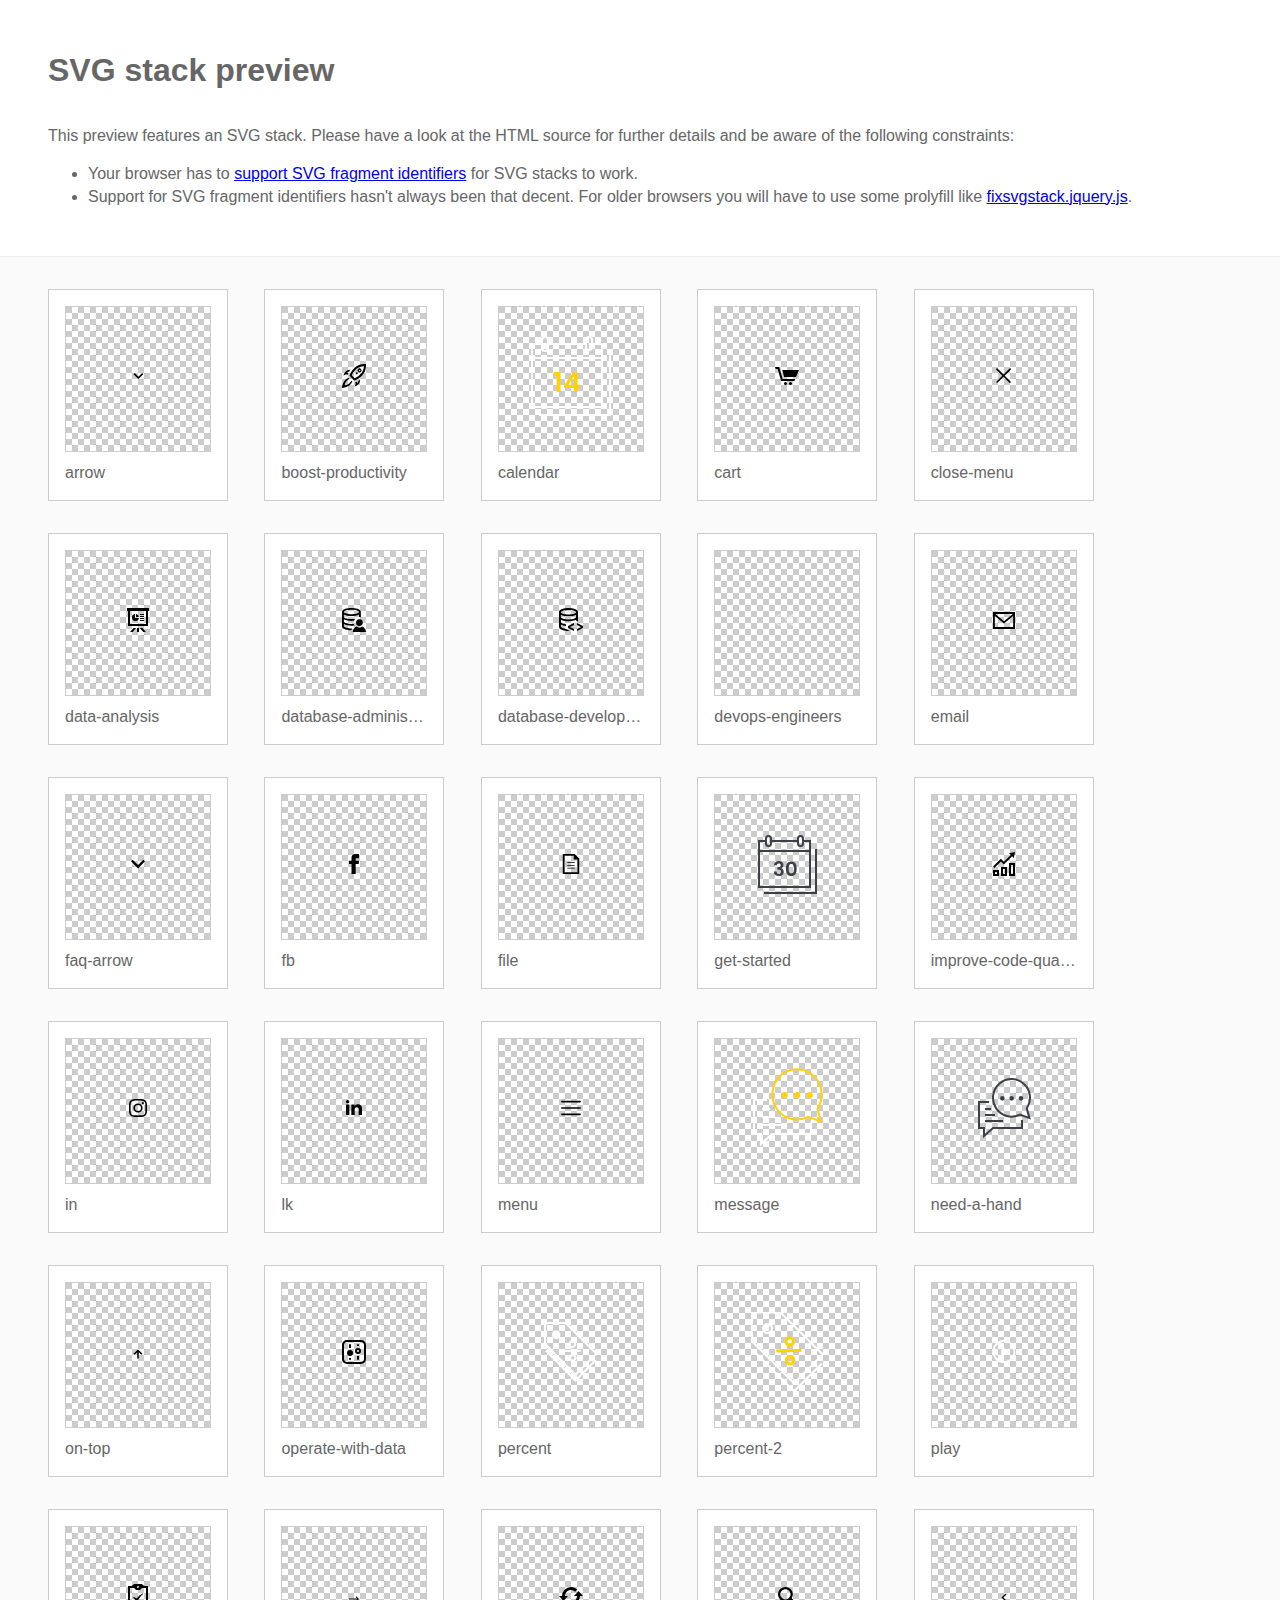
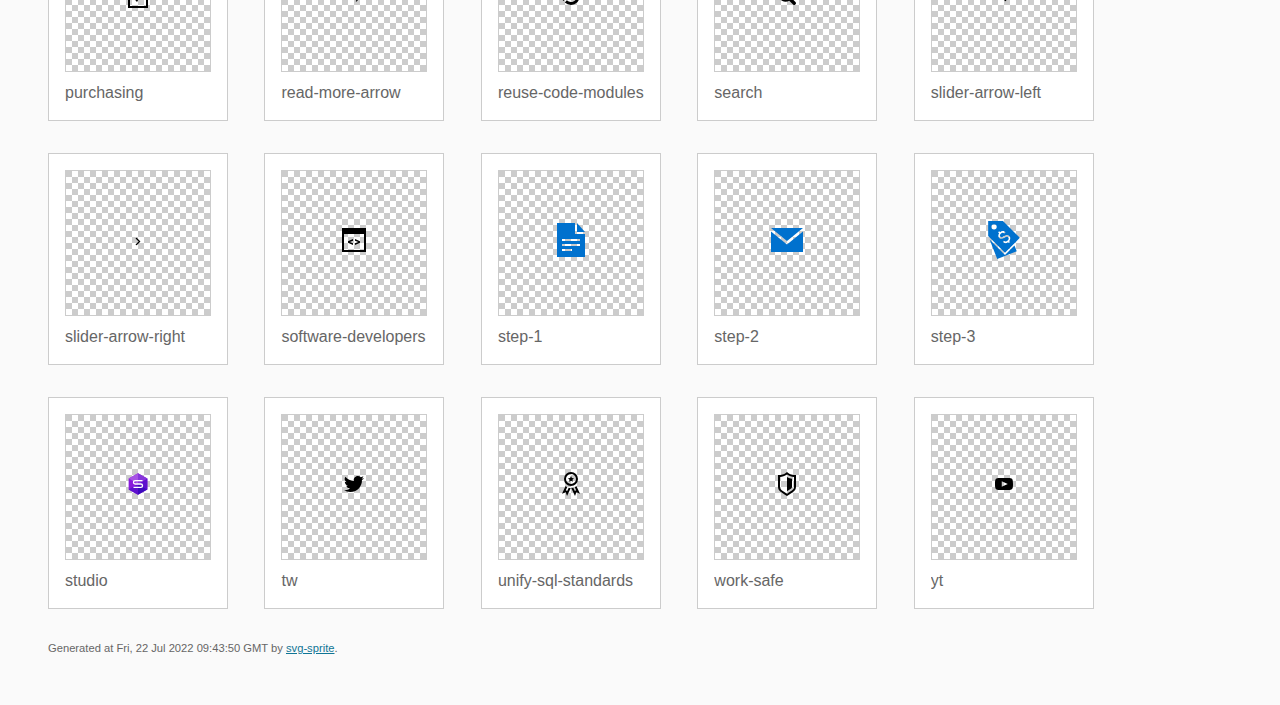
<file: img/stack/sprite.stack.html>
<!DOCTYPE html>
<html lang="en" xmlns="http://www.w3.org/1999/xhtml">
	<head>
		<meta charset="utf-8"/>
		<meta http-equiv="X-UA-Compatible" content="IE=Edge"/>
		<title>SVG stack preview | svg-sprite</title>
		<style>@charset "UTF-8";body{padding:0;margin:0;color:#666;background:#fafafa;font-family:Arial,Helvetica,sans-serif;font-size:1em;line-height:1.4}header{display:block;padding:3em 3em 2em 3em;background-color:#fff}header p{margin:2em 0 0 0}section{border-top:1px solid #eee;padding:2em 3em 0 3em}section ul{margin:0;padding:0}section li{display:inline;display:inline-block;background-color:#fff;position:relative;margin:0 2em 2em 0;vertical-align:top;border:1px solid #ccc;padding:1em 1em 3em 1em;cursor:default}.icon-box{margin:0;width:144px;height:144px;position:relative;background:#ccc url("[data-uri]") top left repeat;border:1px solid #ccc;display:table-cell;vertical-align:middle;text-align:center}.icon{display:inline;display:inline-block}h1{margin-top:0}h2{margin:0;padding:0;font-size:1em;font-weight:normal;white-space:nowrap;overflow:hidden;text-overflow:ellipsis;position:absolute;left:1em;right:1em;bottom:1em}footer{display:block;margin:0;padding:0 3em 3em 3em}footer p{margin:0;font-size:.7em}footer a{color:#0f7595;margin-left:0}</style>

<!--

Sprite shape dimensions
====================================================================================================
You will need to set the sprite shape dimensions via CSS when you use them as stack SVGs, otherwise
they would become a huge 100% in size. You may use the following dimension classes for doing so.
They might well be outsourced to an external stylesheet of course.

-->

<style type="text/css">
	.svg-arrow-dims { width: 18px; height: 18px; }
	.svg-boost-productivity-dims { width: 24px; height: 24px; }
	.svg-calendar-dims { width: 80px; height: 80px; }
	.svg-cart-dims { width: 24px; height: 24px; }
	.svg-close-menu-dims { width: 20px; height: 20px; }
	.svg-data-analysis-dims { width: 24px; height: 24px; }
	.svg-database-administrators-dims { width: 24px; height: 24px; }
	.svg-database-developers-dims { width: 24px; height: 24px; }
	.svg-devops-engineers-dims { width: 24px; height: 24px; }
	.svg-email-dims { width: 24px; height: 24px; }
	.svg-faq-arrow-dims { width: 24px; height: 24px; }
	.svg-fb-dims { width: 24px; height: 24px; }
	.svg-file-dims { width: 22px; height: 24px; }
	.svg-get-started-dims { width: 60px; height: 60px; }
	.svg-improve-code-quality-dims { width: 24px; height: 24px; }
	.svg-in-dims { width: 24px; height: 24px; }
	.svg-lk-dims { width: 24px; height: 24px; }
	.svg-menu-dims { width: 20px; height: 20px; }
	.svg-message-dims { width: 80px; height: 80px; }
	.svg-need-a-hand-dims { width: 60px; height: 60px; }
	.svg-on-top-dims { width: 10px; height: 11px; }
	.svg-operate-with-data-dims { width: 24px; height: 24px; }
	.svg-percent-dims { width: 60px; height: 60px; }
	.svg-percent-2-dims { width: 80px; height: 80px; }
	.svg-play-dims { width: 24px; height: 25px; }
	.svg-purchasing-dims { width: 24px; height: 24px; }
	.svg-read-more-arrow-dims { width: 16px; height: 10px; }
	.svg-reuse-code-modules-dims { width: 24px; height: 24px; }
	.svg-search-dims { width: 24px; height: 24px; }
	.svg-slider-arrow-left-dims { width: 8px; height: 13px; }
	.svg-slider-arrow-right-dims { width: 8px; height: 13px; }
	.svg-software-developers-dims { width: 24px; height: 24px; }
	.svg-step-1-dims { width: 36px; height: 36px; }
	.svg-step-2-dims { width: 36px; height: 36px; }
	.svg-step-3-dims { width: 38px; height: 38px; }
	.svg-studio-dims { width: 32px; height: 32px; }
	.svg-tw-dims { width: 24px; height: 24px; }
	.svg-unify-sql-standards-dims { width: 24px; height: 24px; }
	.svg-work-safe-dims { width: 24px; height: 24px; }
	.svg-yt-dims { width: 24px; height: 24px; }
</style>

<!--
====================================================================================================
-->

	</head>
	<body>
		<header>
			<h1>SVG stack preview</h1>
			<p>This preview features an SVG stack. Please have a look at the HTML source for further details and be aware of the following constraints:</p>
			<ul>
				<li>Your browser has to <a href="http://caniuse.com/#feat=svg-fragment" target="_blank" rel="noopener noreferrer">support SVG fragment identifiers</a> for SVG stacks to work.</li>
				<li>Support for SVG fragment identifiers hasn't always been that decent. For older browsers you will have to use some prolyfill like <a href="https://github.com/preciousforever/SVG-Stacker/blob/master/fixsvgstack.jquery.js" target="_blank" rel="noopener noreferrer">fixsvgstack.jquery.js</a>.</li>
			</ul>
		</header>
		<section>

<!--

SVG stack
====================================================================================================
These SVG images make use of fragment identifiers (IDs) to reference certain portions of the
external sprite. By default, all shapes inside the sprite are hidden by CSS. The `:target` pseudo
selector is used to show the very shape that is referenced by the fragment identifier.

-->

			<ul>

				<li title="arrow">
					<div class="icon-box">

						<!-- arrow -->
						<img src="../icons/icons.svg#arrow" class="svg-arrow-dims" alt="arrow"/>

					</div>
					<h2>arrow</h2>
				</li>
				<li title="boost-productivity">
					<div class="icon-box">

						<!-- boost-productivity -->
						<img src="../icons/icons.svg#boost-productivity" class="svg-boost-productivity-dims" alt="boost-productivity"/>

					</div>
					<h2>boost-productivity</h2>
				</li>
				<li title="calendar">
					<div class="icon-box">

						<!-- calendar -->
						<img src="../icons/icons.svg#calendar" class="svg-calendar-dims" alt="calendar"/>

					</div>
					<h2>calendar</h2>
				</li>
				<li title="cart">
					<div class="icon-box">

						<!-- cart -->
						<img src="../icons/icons.svg#cart" class="svg-cart-dims" alt="cart"/>

					</div>
					<h2>cart</h2>
				</li>
				<li title="close-menu">
					<div class="icon-box">

						<!-- close-menu -->
						<img src="../icons/icons.svg#close-menu" class="svg-close-menu-dims" alt="close-menu"/>

					</div>
					<h2>close-menu</h2>
				</li>
				<li title="data-analysis">
					<div class="icon-box">

						<!-- data-analysis -->
						<img src="../icons/icons.svg#data-analysis" class="svg-data-analysis-dims" alt="data-analysis"/>

					</div>
					<h2>data-analysis</h2>
				</li>
				<li title="database-administrators">
					<div class="icon-box">

						<!-- database-administrators -->
						<img src="../icons/icons.svg#database-administrators" class="svg-database-administrators-dims" alt="database-administrators"/>

					</div>
					<h2>database-administrators</h2>
				</li>
				<li title="database-developers">
					<div class="icon-box">

						<!-- database-developers -->
						<img src="../icons/icons.svg#database-developers" class="svg-database-developers-dims" alt="database-developers"/>

					</div>
					<h2>database-developers</h2>
				</li>
				<li title="devops-engineers">
					<div class="icon-box">

						<!-- devops-engineers -->
						<img src="../icons/icons.svg#devops-engineers" class="svg-devops-engineers-dims" alt="devops-engineers"/>

					</div>
					<h2>devops-engineers</h2>
				</li>
				<li title="email">
					<div class="icon-box">

						<!-- email -->
						<img src="../icons/icons.svg#email" class="svg-email-dims" alt="email"/>

					</div>
					<h2>email</h2>
				</li>
				<li title="faq-arrow">
					<div class="icon-box">

						<!-- faq-arrow -->
						<img src="../icons/icons.svg#faq-arrow" class="svg-faq-arrow-dims" alt="faq-arrow"/>

					</div>
					<h2>faq-arrow</h2>
				</li>
				<li title="fb">
					<div class="icon-box">

						<!-- fb -->
						<img src="../icons/icons.svg#fb" class="svg-fb-dims" alt="fb"/>

					</div>
					<h2>fb</h2>
				</li>
				<li title="file">
					<div class="icon-box">

						<!-- file -->
						<img src="../icons/icons.svg#file" class="svg-file-dims" alt="file"/>

					</div>
					<h2>file</h2>
				</li>
				<li title="get-started">
					<div class="icon-box">

						<!-- get-started -->
						<img src="../icons/icons.svg#get-started" class="svg-get-started-dims" alt="get-started"/>

					</div>
					<h2>get-started</h2>
				</li>
				<li title="improve-code-quality">
					<div class="icon-box">

						<!-- improve-code-quality -->
						<img src="../icons/icons.svg#improve-code-quality" class="svg-improve-code-quality-dims" alt="improve-code-quality"/>

					</div>
					<h2>improve-code-quality</h2>
				</li>
				<li title="in">
					<div class="icon-box">

						<!-- in -->
						<img src="../icons/icons.svg#in" class="svg-in-dims" alt="in"/>

					</div>
					<h2>in</h2>
				</li>
				<li title="lk">
					<div class="icon-box">

						<!-- lk -->
						<img src="../icons/icons.svg#lk" class="svg-lk-dims" alt="lk"/>

					</div>
					<h2>lk</h2>
				</li>
				<li title="menu">
					<div class="icon-box">

						<!-- menu -->
						<img src="../icons/icons.svg#menu" class="svg-menu-dims" alt="menu"/>

					</div>
					<h2>menu</h2>
				</li>
				<li title="message">
					<div class="icon-box">

						<!-- message -->
						<img src="../icons/icons.svg#message" class="svg-message-dims" alt="message"/>

					</div>
					<h2>message</h2>
				</li>
				<li title="need-a-hand">
					<div class="icon-box">

						<!-- need-a-hand -->
						<img src="../icons/icons.svg#need-a-hand" class="svg-need-a-hand-dims" alt="need-a-hand"/>

					</div>
					<h2>need-a-hand</h2>
				</li>
				<li title="on-top">
					<div class="icon-box">

						<!-- on-top -->
						<img src="../icons/icons.svg#on-top" class="svg-on-top-dims" alt="on-top"/>

					</div>
					<h2>on-top</h2>
				</li>
				<li title="operate-with-data">
					<div class="icon-box">

						<!-- operate-with-data -->
						<img src="../icons/icons.svg#operate-with-data" class="svg-operate-with-data-dims" alt="operate-with-data"/>

					</div>
					<h2>operate-with-data</h2>
				</li>
				<li title="percent">
					<div class="icon-box">

						<!-- percent -->
						<img src="../icons/icons.svg#percent" class="svg-percent-dims" alt="percent"/>

					</div>
					<h2>percent</h2>
				</li>
				<li title="percent-2">
					<div class="icon-box">

						<!-- percent-2 -->
						<img src="../icons/icons.svg#percent-2" class="svg-percent-2-dims" alt="percent-2"/>

					</div>
					<h2>percent-2</h2>
				</li>
				<li title="play">
					<div class="icon-box">

						<!-- play -->
						<img src="../icons/icons.svg#play" class="svg-play-dims" alt="play"/>

					</div>
					<h2>play</h2>
				</li>
				<li title="purchasing">
					<div class="icon-box">

						<!-- purchasing -->
						<img src="../icons/icons.svg#purchasing" class="svg-purchasing-dims" alt="purchasing"/>

					</div>
					<h2>purchasing</h2>
				</li>
				<li title="read-more-arrow">
					<div class="icon-box">

						<!-- read-more-arrow -->
						<img src="../icons/icons.svg#read-more-arrow" class="svg-read-more-arrow-dims" alt="read-more-arrow"/>

					</div>
					<h2>read-more-arrow</h2>
				</li>
				<li title="reuse-code-modules">
					<div class="icon-box">

						<!-- reuse-code-modules -->
						<img src="../icons/icons.svg#reuse-code-modules" class="svg-reuse-code-modules-dims" alt="reuse-code-modules"/>

					</div>
					<h2>reuse-code-modules</h2>
				</li>
				<li title="search">
					<div class="icon-box">

						<!-- search -->
						<img src="../icons/icons.svg#search" class="svg-search-dims" alt="search"/>

					</div>
					<h2>search</h2>
				</li>
				<li title="slider-arrow-left">
					<div class="icon-box">

						<!-- slider-arrow-left -->
						<img src="../icons/icons.svg#slider-arrow-left" class="svg-slider-arrow-left-dims" alt="slider-arrow-left"/>

					</div>
					<h2>slider-arrow-left</h2>
				</li>
				<li title="slider-arrow-right">
					<div class="icon-box">

						<!-- slider-arrow-right -->
						<img src="../icons/icons.svg#slider-arrow-right" class="svg-slider-arrow-right-dims" alt="slider-arrow-right"/>

					</div>
					<h2>slider-arrow-right</h2>
				</li>
				<li title="software-developers">
					<div class="icon-box">

						<!-- software-developers -->
						<img src="../icons/icons.svg#software-developers" class="svg-software-developers-dims" alt="software-developers"/>

					</div>
					<h2>software-developers</h2>
				</li>
				<li title="step-1">
					<div class="icon-box">

						<!-- step-1 -->
						<img src="../icons/icons.svg#step-1" class="svg-step-1-dims" alt="step-1"/>

					</div>
					<h2>step-1</h2>
				</li>
				<li title="step-2">
					<div class="icon-box">

						<!-- step-2 -->
						<img src="../icons/icons.svg#step-2" class="svg-step-2-dims" alt="step-2"/>

					</div>
					<h2>step-2</h2>
				</li>
				<li title="step-3">
					<div class="icon-box">

						<!-- step-3 -->
						<img src="../icons/icons.svg#step-3" class="svg-step-3-dims" alt="step-3"/>

					</div>
					<h2>step-3</h2>
				</li>
				<li title="studio">
					<div class="icon-box">

						<!-- studio -->
						<img src="../icons/icons.svg#studio" class="svg-studio-dims" alt="studio"/>

					</div>
					<h2>studio</h2>
				</li>
				<li title="tw">
					<div class="icon-box">

						<!-- tw -->
						<img src="../icons/icons.svg#tw" class="svg-tw-dims" alt="tw"/>

					</div>
					<h2>tw</h2>
				</li>
				<li title="unify-sql-standards">
					<div class="icon-box">

						<!-- unify-sql-standards -->
						<img src="../icons/icons.svg#unify-sql-standards" class="svg-unify-sql-standards-dims" alt="unify-sql-standards"/>

					</div>
					<h2>unify-sql-standards</h2>
				</li>
				<li title="work-safe">
					<div class="icon-box">

						<!-- work-safe -->
						<img src="../icons/icons.svg#work-safe" class="svg-work-safe-dims" alt="work-safe"/>

					</div>
					<h2>work-safe</h2>
				</li>
				<li title="yt">
					<div class="icon-box">

						<!-- yt -->
						<img src="../icons/icons.svg#yt" class="svg-yt-dims" alt="yt"/>

					</div>
					<h2>yt</h2>
				</li>
			</ul>

<!--
====================================================================================================
-->

		</section>
		<footer>
			<p>Generated at Fri, 22 Jul 2022 09:43:50 GMT by <a href="https://github.com/svg-sprite/svg-sprite" target="_blank" rel="noopener noreferrer">svg-sprite</a>.</p>
		</footer>
	</body>
</html>
</file>
<file: css/style.min.css>
.carousel{position:relative;box-sizing:border-box}.carousel *,.carousel :after,.carousel :before{box-sizing:inherit}.carousel.is-draggable{cursor:move;cursor:grab}.carousel.is-dragging{cursor:move;cursor:grabbing}.carousel__viewport{position:relative;overflow:hidden;max-width:100%;max-height:100%}.carousel__track{display:flex}.carousel__slide{flex:0 0 auto;width:var(--carousel-slide-width,60%);max-width:100%;padding:1rem;position:relative;overflow-x:hidden;overflow-y:auto;overscroll-behavior:contain}.has-dots{margin-bottom:calc(.5rem + 22px)}.carousel__dots{margin:0 auto;padding:0;position:absolute;top:calc(100% + .5rem);left:0;right:0;display:flex;justify-content:center;list-style:none;user-select:none}.carousel__dots .carousel__dot{margin:0;padding:0;display:block;position:relative;width:22px;height:22px;cursor:pointer}.carousel__dots .carousel__dot:after{content:"";width:8px;height:8px;border-radius:50%;position:absolute;top:50%;left:50%;transform:translate(-50%,-50%);background-color:currentColor;opacity:.25;transition:opacity .15s ease-in-out}.carousel__dots .carousel__dot.is-selected:after{opacity:1}.carousel__button{width:var(--carousel-button-width,48px);height:var(--carousel-button-height,48px);padding:0;border:0;display:flex;justify-content:center;align-items:center;pointer-events:all;cursor:pointer;color:var(--carousel-button-color,currentColor);background:var(--carousel-button-bg,transparent);border-radius:var(--carousel-button-border-radius,50%);box-shadow:var(--carousel-button-shadow,none);transition:opacity .15s ease}.carousel__button.is-next,.carousel__button.is-prev{position:absolute;top:50%;transform:translateY(-50%)}.carousel__button.is-prev{left:10px}.carousel__button.is-next{right:10px}.carousel__button[disabled]{cursor:default;opacity:.3}.carousel__button svg{width:var(--carousel-button-svg-width,50%);height:var(--carousel-button-svg-height,50%);fill:none;stroke:currentColor;stroke-width:var(--carousel-button-svg-stroke-width,1.5);stroke-linejoin:bevel;stroke-linecap:round;filter:var(--carousel-button-svg-filter, none);pointer-events:none}html.with-fancybox{scroll-behavior:auto}body.compensate-for-scrollbar{overflow:hidden!important;touch-action:none}.fancybox__container{position:fixed;top:0;left:0;bottom:0;right:0;direction:ltr;margin:0;padding:env(safe-area-inset-top,0) env(safe-area-inset-right,0) env(safe-area-inset-bottom,0) env(safe-area-inset-left,0);box-sizing:border-box;display:flex;flex-direction:column;color:var(--fancybox-color,#fff);-webkit-tap-highlight-color:transparent;overflow:hidden;z-index:1050;outline:0;transform-origin:top left;--carousel-button-width:48px;--carousel-button-height:48px;--carousel-button-svg-width:24px;--carousel-button-svg-height:24px;--carousel-button-svg-stroke-width:2.5;--carousel-button-svg-filter:drop-shadow(1px 1px 1px rgba(0, 0, 0, 0.4))}.fancybox__container *,.fancybox__container ::after,.fancybox__container ::before{box-sizing:inherit}.fancybox__container :focus{outline:0}body:not(.is-using-mouse) .fancybox__container :focus{box-shadow:0 0 0 1px #fff,0 0 0 2px var(--fancybox-accent-color,rgba(1,210,232,.94))}@media all and (min-width:1024px){.fancybox__container{--carousel-button-width:48px;--carousel-button-height:48px;--carousel-button-svg-width:27px;--carousel-button-svg-height:27px}}.fancybox__backdrop{position:absolute;top:0;right:0;bottom:0;left:0;z-index:-1;background:var(--fancybox-bg,rgba(24,24,27,.92))}.fancybox__carousel{position:relative;flex:1 1 auto;min-height:0;height:100%;z-index:10}.fancybox__carousel.has-dots{margin-bottom:calc(.5rem + 22px)}.fancybox__viewport{position:relative;width:100%;height:100%;overflow:visible;cursor:default}.fancybox__track{display:flex;height:100%}.fancybox__slide{flex:0 0 auto;width:100%;max-width:100%;margin:0;padding:48px 8px 8px 8px;position:relative;overscroll-behavior:contain;display:flex;flex-direction:column;outline:0;overflow:auto;--carousel-button-width:36px;--carousel-button-height:36px;--carousel-button-svg-width:22px;--carousel-button-svg-height:22px}.fancybox__slide::after,.fancybox__slide::before{content:"";flex:0 0 0;margin:auto}@media all and (min-width:1024px){.fancybox__slide{padding:64px 100px}}.fancybox__content{margin:0 env(safe-area-inset-right,0) 0 env(safe-area-inset-left,0);padding:36px;color:var(--fancybox-content-color,#374151);background:var(--fancybox-content-bg,#fff);position:relative;align-self:center;display:flex;flex-direction:column;z-index:20}.fancybox__content :focus:not(.carousel__button.is-close){outline:thin dotted;box-shadow:none}.fancybox__caption{align-self:center;max-width:100%;margin:0;padding:1rem 0 0 0;line-height:1.375;color:var(--fancybox-color,currentColor);visibility:visible;cursor:auto;flex-shrink:0;overflow-wrap:anywhere}.is-loading .fancybox__caption{visibility:hidden}.fancybox__container>.carousel__dots{top:100%;color:var(--fancybox-color,#fff)}.fancybox__nav .carousel__button{z-index:40}.fancybox__nav .carousel__button.is-next{right:8px}@media all and (min-width:1024px){.fancybox__nav .carousel__button.is-next{right:40px}}.fancybox__nav .carousel__button.is-prev{left:8px}@media all and (min-width:1024px){.fancybox__nav .carousel__button.is-prev{left:40px}}.carousel__button.is-close{position:absolute;top:8px;right:8px;top:calc(env(safe-area-inset-top,0px) + 8px);right:calc(env(safe-area-inset-right,0px) + 8px);z-index:40}@media all and (min-width:1024px){.carousel__button.is-close{right:40px}}.fancybox__content>.carousel__button.is-close{position:absolute;top:-40px;right:0;color:var(--fancybox-color,#fff)}.fancybox__no-click,.fancybox__no-click button{pointer-events:none}.fancybox__spinner{position:absolute;top:50%;left:50%;transform:translate(-50%,-50%);width:50px;height:50px;color:var(--fancybox-color,currentColor)}.fancybox__slide .fancybox__spinner{cursor:pointer;z-index:1053}.fancybox__spinner svg{animation:fancybox-rotate 2s linear infinite;transform-origin:center center;position:absolute;top:0;right:0;bottom:0;left:0;margin:auto;width:100%;height:100%}.fancybox__spinner svg circle{fill:none;stroke-width:2.75;stroke-miterlimit:10;stroke-dasharray:1,200;stroke-dashoffset:0;animation:fancybox-dash 1.5s ease-in-out infinite;stroke-linecap:round;stroke:currentColor}@keyframes fancybox-rotate{100%{transform:rotate(360deg)}}@keyframes fancybox-dash{0%{stroke-dasharray:1,200;stroke-dashoffset:0}50%{stroke-dasharray:89,200;stroke-dashoffset:-35px}100%{stroke-dasharray:89,200;stroke-dashoffset:-124px}}.carousel__button.is-close,.carousel__dots,.fancybox__backdrop,.fancybox__caption,.fancybox__nav{opacity:var(--fancybox-opacity,1)}.fancybox__container.is-animated[aria-hidden=false] .carousel__button.is-close,.fancybox__container.is-animated[aria-hidden=false] .carousel__dots,.fancybox__container.is-animated[aria-hidden=false] .fancybox__backdrop,.fancybox__container.is-animated[aria-hidden=false] .fancybox__caption,.fancybox__container.is-animated[aria-hidden=false] .fancybox__nav{animation:.15s ease backwards fancybox-fadeIn}.fancybox__container.is-animated.is-closing .carousel__button.is-close,.fancybox__container.is-animated.is-closing .carousel__dots,.fancybox__container.is-animated.is-closing .fancybox__backdrop,.fancybox__container.is-animated.is-closing .fancybox__caption,.fancybox__container.is-animated.is-closing .fancybox__nav{animation:.15s ease both fancybox-fadeOut}.fancybox-fadeIn{animation:.15s ease both fancybox-fadeIn}.fancybox-fadeOut{animation:.1s ease both fancybox-fadeOut}.fancybox-zoomInUp{animation:.2s ease both fancybox-zoomInUp}.fancybox-zoomOutDown{animation:.15s ease both fancybox-zoomOutDown}.fancybox-throwOutUp{animation:.15s ease both fancybox-throwOutUp}.fancybox-throwOutDown{animation:.15s ease both fancybox-throwOutDown}@keyframes fancybox-fadeIn{from{opacity:0}to{opacity:1}}@keyframes fancybox-fadeOut{to{opacity:0}}@keyframes fancybox-zoomInUp{from{transform:scale(.97) translate3d(0,16px,0);opacity:0}to{transform:scale(1) translate3d(0,0,0);opacity:1}}@keyframes fancybox-zoomOutDown{to{transform:scale(.97) translate3d(0,16px,0);opacity:0}}@keyframes fancybox-throwOutUp{to{transform:translate3d(0,-30%,0);opacity:0}}@keyframes fancybox-throwOutDown{to{transform:translate3d(0,30%,0);opacity:0}}.fancybox__carousel .carousel__slide{scrollbar-width:thin;scrollbar-color:#ccc rgba(255,255,255,.1)}.fancybox__carousel .carousel__slide::-webkit-scrollbar{width:8px;height:8px}.fancybox__carousel .carousel__slide::-webkit-scrollbar-track{background-color:rgba(255,255,255,.1)}.fancybox__carousel .carousel__slide::-webkit-scrollbar-thumb{background-color:#ccc;border-radius:2px;box-shadow:inset 0 0 4px rgba(0,0,0,.2)}.fancybox__carousel.is-draggable .fancybox__slide,.fancybox__carousel.is-draggable .fancybox__slide .fancybox__content{cursor:move;cursor:grab}.fancybox__carousel.is-dragging .fancybox__slide,.fancybox__carousel.is-dragging .fancybox__slide .fancybox__content{cursor:move;cursor:grabbing}.fancybox__carousel .fancybox__slide .fancybox__content{cursor:auto}.fancybox__carousel .fancybox__slide.can-zoom_in .fancybox__content{cursor:zoom-in}.fancybox__carousel .fancybox__slide.can-zoom_out .fancybox__content{cursor:zoom-out}.fancybox__carousel .fancybox__slide.is-draggable .fancybox__content{cursor:move;cursor:grab}.fancybox__carousel .fancybox__slide.is-dragging .fancybox__content{cursor:move;cursor:grabbing}.fancybox__image{transform-origin:0 0;user-select:none;transition:none}.has-image .fancybox__content{padding:0;background:rgba(0,0,0,0);min-height:1px}.is-closing .has-image .fancybox__content{overflow:visible}.has-image[data-image-fit=contain]{overflow:visible;touch-action:none}.has-image[data-image-fit=contain] .fancybox__content{flex-direction:row;flex-wrap:wrap}.has-image[data-image-fit=contain] .fancybox__image{max-width:100%;max-height:100%;object-fit:contain}.has-image[data-image-fit=contain-w]{overflow-x:hidden;overflow-y:auto}.has-image[data-image-fit=contain-w] .fancybox__content{min-height:auto}.has-image[data-image-fit=contain-w] .fancybox__image{max-width:100%;height:auto}.has-image[data-image-fit=cover]{overflow:visible;touch-action:none}.has-image[data-image-fit=cover] .fancybox__content{width:100%;height:100%}.has-image[data-image-fit=cover] .fancybox__image{width:100%;height:100%;object-fit:cover}.fancybox__carousel .fancybox__slide.has-html5video .fancybox__content,.fancybox__carousel .fancybox__slide.has-iframe .fancybox__content,.fancybox__carousel .fancybox__slide.has-map .fancybox__content,.fancybox__carousel .fancybox__slide.has-pdf .fancybox__content,.fancybox__carousel .fancybox__slide.has-video .fancybox__content{max-width:100%;flex-shrink:1;min-height:1px;overflow:visible}.fancybox__carousel .fancybox__slide.has-iframe .fancybox__content,.fancybox__carousel .fancybox__slide.has-map .fancybox__content,.fancybox__carousel .fancybox__slide.has-pdf .fancybox__content{width:100%;height:80%}.fancybox__carousel .fancybox__slide.has-html5video .fancybox__content,.fancybox__carousel .fancybox__slide.has-video .fancybox__content{width:960px;height:540px;max-width:100%;max-height:100%}.fancybox__carousel .fancybox__slide.has-html5video .fancybox__content,.fancybox__carousel .fancybox__slide.has-map .fancybox__content,.fancybox__carousel .fancybox__slide.has-pdf .fancybox__content,.fancybox__carousel .fancybox__slide.has-video .fancybox__content{padding:0;background:rgba(24,24,27,.9);color:#fff}.fancybox__carousel .fancybox__slide.has-map .fancybox__content{background:#e5e3df}.fancybox__html5video,.fancybox__iframe{border:0;display:block;height:100%;width:100%;background:rgba(0,0,0,0)}.fancybox-placeholder{position:absolute;width:1px;height:1px;padding:0;margin:-1px;overflow:hidden;clip:rect(0,0,0,0);white-space:nowrap;border-width:0}.fancybox__thumbs{flex:0 0 auto;position:relative;padding:0 3px;opacity:var(--fancybox-opacity,1)}.fancybox__container.is-animated[aria-hidden=false] .fancybox__thumbs{animation:.15s ease-in backwards fancybox-fadeIn}.fancybox__container.is-animated.is-closing .fancybox__thumbs{opacity:0}.fancybox__thumbs .carousel__slide{flex:0 0 auto;width:var(--fancybox-thumbs-width,96px);margin:0;padding:8px 3px;box-sizing:content-box;display:flex;align-items:center;justify-content:center;overflow:visible;cursor:pointer}.fancybox__thumbs .carousel__slide .fancybox__thumb::after{content:"";position:absolute;top:0;left:0;right:0;bottom:0;border-width:5px;border-style:solid;border-color:var(--fancybox-accent-color,rgba(34,213,233,.96));opacity:0;transition:opacity .15s ease;border-radius:var(--fancybox-thumbs-border-radius,4px)}.fancybox__thumbs .carousel__slide.is-nav-selected .fancybox__thumb::after{opacity:.92}.fancybox__thumbs .carousel__slide>*{pointer-events:none;user-select:none}.fancybox__thumb{position:relative;width:100%;padding-top:calc(100%/(var(--fancybox-thumbs-ratio,1.5)));background-size:cover;background-position:center center;background-color:rgba(255,255,255,.1);background-repeat:no-repeat;border-radius:var(--fancybox-thumbs-border-radius,4px)}.fancybox__toolbar{position:absolute;top:0;right:0;left:0;z-index:20;background:linear-gradient(to top,hsla(0deg,0%,0%,0) 0,hsla(0deg,0%,0%,.006) 8.1%,hsla(0deg,0%,0%,.021) 15.5%,hsla(0deg,0%,0%,.046) 22.5%,hsla(0deg,0%,0%,.077) 29%,hsla(0deg,0%,0%,.114) 35.3%,hsla(0deg,0%,0%,.155) 41.2%,hsla(0deg,0%,0%,.198) 47.1%,hsla(0deg,0%,0%,.242) 52.9%,hsla(0deg,0%,0%,.285) 58.8%,hsla(0deg,0%,0%,.326) 64.7%,hsla(0deg,0%,0%,.363) 71%,hsla(0deg,0%,0%,.394) 77.5%,hsla(0deg,0%,0%,.419) 84.5%,hsla(0deg,0%,0%,.434) 91.9%,hsla(0deg,0%,0%,.44) 100%);padding:0;touch-action:none;display:flex;justify-content:space-between;--carousel-button-svg-width:20px;--carousel-button-svg-height:20px;opacity:var(--fancybox-opacity,1);text-shadow:var(--fancybox-toolbar-text-shadow,1px 1px 1px rgba(0,0,0,.4))}@media all and (min-width:1024px){.fancybox__toolbar{padding:8px}}.fancybox__container.is-animated[aria-hidden=false] .fancybox__toolbar{animation:.15s ease-in backwards fancybox-fadeIn}.fancybox__container.is-animated.is-closing .fancybox__toolbar{opacity:0}.fancybox__toolbar__items{display:flex}.fancybox__toolbar__items--left{margin-right:auto}.fancybox__toolbar__items--center{position:absolute;left:50%;transform:translateX(-50%)}.fancybox__toolbar__items--right{margin-left:auto}@media(max-width:640px){.fancybox__toolbar__items--center:not(:last-child){display:none}}.fancybox__counter{min-width:72px;padding:0 10px;line-height:var(--carousel-button-height,48px);text-align:center;font-size:17px;font-variant-numeric:tabular-nums;-webkit-font-smoothing:subpixel-antialiased}.fancybox__progress{background:var(--fancybox-accent-color,rgba(34,213,233,.96));height:3px;left:0;position:absolute;right:0;top:0;transform:scaleX(0);transform-origin:0;transition-property:transform;transition-timing-function:linear;z-index:30;user-select:none}.fancybox__container:fullscreen::backdrop{opacity:0}.fancybox__button--fullscreen g:nth-child(2){display:none}.fancybox__container:fullscreen .fancybox__button--fullscreen g:nth-child(1){display:none}.fancybox__container:fullscreen .fancybox__button--fullscreen g:nth-child(2){display:block}.fancybox__button--slideshow g:nth-child(2){display:none}.fancybox__container.has-slideshow .fancybox__button--slideshow g:nth-child(1){display:none}.fancybox__container.has-slideshow .fancybox__button--slideshow g:nth-child(2){display:block}@font-face{font-family:swiper-icons;src:url('data:application/font-woff;charset=utf-8;base64, [base64]//wADZ2x5ZgAAAywAAADMAAAD2MHtryVoZWFkAAABbAAAADAAAAA2E2+eoWhoZWEAAAGcAAAAHwAAACQC9gDzaG10eAAAAigAAAAZAAAArgJkABFsb2NhAAAC0AAAAFoAAABaFQAUGG1heHAAAAG8AAAAHwAAACAAcABAbmFtZQAAA/gAAAE5AAACXvFdBwlwb3N0AAAFNAAAAGIAAACE5s74hXjaY2BkYGAAYpf5Hu/j+W2+MnAzMYDAzaX6QjD6/4//Bxj5GA8AuRwMYGkAPywL13jaY2BkYGA88P8Agx4j+/8fQDYfA1AEBWgDAIB2BOoAeNpjYGRgYNBh4GdgYgABEMnIABJzYNADCQAACWgAsQB42mNgYfzCOIGBlYGB0YcxjYGBwR1Kf2WQZGhhYGBiYGVmgAFGBiQQkOaawtDAoMBQxXjg/wEGPcYDDA4wNUA2CCgwsAAAO4EL6gAAeNpj2M0gyAACqxgGNWBkZ2D4/wMA+xkDdgAAAHjaY2BgYGaAYBkGRgYQiAHyGMF8FgYHIM3DwMHABGQrMOgyWDLEM1T9/w8UBfEMgLzE////P/5//f/V/xv+r4eaAAeMbAxwIUYmIMHEgKYAYjUcsDAwsLKxc3BycfPw8jEQA/[base64]/uznmfPFBNODM2K7MTQ45YEAZqGP81AmGGcF3iPqOop0r1SPTaTbVkfUe4HXj97wYE+yNwWYxwWu4v1ugWHgo3S1XdZEVqWM7ET0cfnLGxWfkgR42o2PvWrDMBSFj/IHLaF0zKjRgdiVMwScNRAoWUoH78Y2icB/yIY09An6AH2Bdu/UB+yxopYshQiEvnvu0dURgDt8QeC8PDw7Fpji3fEA4z/PEJ6YOB5hKh4dj3EvXhxPqH/SKUY3rJ7srZ4FZnh1PMAtPhwP6fl2PMJMPDgeQ4rY8YT6Gzao0eAEA409DuggmTnFnOcSCiEiLMgxCiTI6Cq5DZUd3Qmp10vO0LaLTd2cjN4fOumlc7lUYbSQcZFkutRG7g6JKZKy0RmdLY680CDnEJ+UMkpFFe1RN7nxdVpXrC4aTtnaurOnYercZg2YVmLN/d/gczfEimrE/fs/bOuq29Zmn8tloORaXgZgGa78yO9/cnXm2BpaGvq25Dv9S4E9+5SIc9PqupJKhYFSSl47+Qcr1mYNAAAAeNptw0cKwkAAAMDZJA8Q7OUJvkLsPfZ6zFVERPy8qHh2YER+3i/BP83vIBLLySsoKimrqKqpa2hp6+jq6RsYGhmbmJqZSy0sraxtbO3sHRydnEMU4uR6yx7JJXveP7WrDycAAAAAAAH//wACeNpjYGRgYOABYhkgZgJCZgZNBkYGLQZtIJsFLMYAAAw3ALgAeNolizEKgDAQBCchRbC2sFER0YD6qVQiBCv/H9ezGI6Z5XBAw8CBK/m5iQQVauVbXLnOrMZv2oLdKFa8Pjuru2hJzGabmOSLzNMzvutpB3N42mNgZGBg4GKQYzBhYMxJLMlj4GBgAYow/P/PAJJhLM6sSoWKfWCAAwDAjgbRAAB42mNgYGBkAIIbCZo5IPrmUn0hGA0AO8EFTQAA');font-weight:400;font-style:normal}:root{--swiper-theme-color:#007aff}.swiper{margin-left:auto;margin-right:auto;position:relative;overflow:hidden;list-style:none;padding:0;z-index:1}.swiper-vertical>.swiper-wrapper{flex-direction:column}.swiper-wrapper{position:relative;width:100%;height:100%;z-index:1;display:flex;transition-property:transform;box-sizing:content-box}.swiper-android .swiper-slide,.swiper-wrapper{transform:translate3d(0,0,0)}.swiper-pointer-events{touch-action:pan-y}.swiper-pointer-events.swiper-vertical{touch-action:pan-x}.swiper-slide{flex-shrink:0;width:100%;height:100%;position:relative;transition-property:transform}.swiper-slide-invisible-blank{visibility:hidden}.swiper-autoheight,.swiper-autoheight .swiper-slide{height:auto}.swiper-autoheight .swiper-wrapper{align-items:flex-start;transition-property:transform,height}.swiper-backface-hidden .swiper-slide{transform:translateZ(0);-webkit-backface-visibility:hidden;backface-visibility:hidden}.swiper-3d,.swiper-3d.swiper-css-mode .swiper-wrapper{perspective:1200px}.swiper-3d .swiper-cube-shadow,.swiper-3d .swiper-slide,.swiper-3d .swiper-slide-shadow,.swiper-3d .swiper-slide-shadow-bottom,.swiper-3d .swiper-slide-shadow-left,.swiper-3d .swiper-slide-shadow-right,.swiper-3d .swiper-slide-shadow-top,.swiper-3d .swiper-wrapper{transform-style:preserve-3d}.swiper-3d .swiper-slide-shadow,.swiper-3d .swiper-slide-shadow-bottom,.swiper-3d .swiper-slide-shadow-left,.swiper-3d .swiper-slide-shadow-right,.swiper-3d .swiper-slide-shadow-top{position:absolute;left:0;top:0;width:100%;height:100%;pointer-events:none;z-index:10}.swiper-3d .swiper-slide-shadow{background:rgba(0,0,0,.15)}.swiper-3d .swiper-slide-shadow-left{background-image:linear-gradient(to left,rgba(0,0,0,.5),rgba(0,0,0,0))}.swiper-3d .swiper-slide-shadow-right{background-image:linear-gradient(to right,rgba(0,0,0,.5),rgba(0,0,0,0))}.swiper-3d .swiper-slide-shadow-top{background-image:linear-gradient(to top,rgba(0,0,0,.5),rgba(0,0,0,0))}.swiper-3d .swiper-slide-shadow-bottom{background-image:linear-gradient(to bottom,rgba(0,0,0,.5),rgba(0,0,0,0))}.swiper-css-mode>.swiper-wrapper{overflow:auto;scrollbar-width:none;-ms-overflow-style:none}.swiper-css-mode>.swiper-wrapper::-webkit-scrollbar{display:none}.swiper-css-mode>.swiper-wrapper>.swiper-slide{scroll-snap-align:start start}.swiper-horizontal.swiper-css-mode>.swiper-wrapper{scroll-snap-type:x mandatory}.swiper-vertical.swiper-css-mode>.swiper-wrapper{scroll-snap-type:y mandatory}.swiper-centered>.swiper-wrapper::before{content:'';flex-shrink:0;order:9999}.swiper-centered.swiper-horizontal>.swiper-wrapper>.swiper-slide:first-child{margin-inline-start:var(--swiper-centered-offset-before)}.swiper-centered.swiper-horizontal>.swiper-wrapper::before{height:100%;min-height:1px;width:var(--swiper-centered-offset-after)}.swiper-centered.swiper-vertical>.swiper-wrapper>.swiper-slide:first-child{margin-block-start:var(--swiper-centered-offset-before)}.swiper-centered.swiper-vertical>.swiper-wrapper::before{width:100%;min-width:1px;height:var(--swiper-centered-offset-after)}.swiper-centered>.swiper-wrapper>.swiper-slide{scroll-snap-align:center center}.swiper-virtual .swiper-slide{-webkit-backface-visibility:hidden;transform:translateZ(0)}.swiper-virtual.swiper-css-mode .swiper-wrapper::after{content:'';position:absolute;left:0;top:0;pointer-events:none}.swiper-virtual.swiper-css-mode.swiper-horizontal .swiper-wrapper::after{height:1px;width:var(--swiper-virtual-size)}.swiper-virtual.swiper-css-mode.swiper-vertical .swiper-wrapper::after{width:1px;height:var(--swiper-virtual-size)}:root{--swiper-navigation-size:44px}.swiper-button-next,.swiper-button-prev{position:absolute;top:50%;width:calc(var(--swiper-navigation-size)/ 44 * 27);height:var(--swiper-navigation-size);margin-top:calc(0px - (var(--swiper-navigation-size)/ 2));z-index:10;cursor:pointer;display:flex;align-items:center;justify-content:center;color:var(--swiper-navigation-color,var(--swiper-theme-color))}.swiper-button-next.swiper-button-disabled,.swiper-button-prev.swiper-button-disabled{opacity:.35;cursor:auto;pointer-events:none}.swiper-button-next.swiper-button-hidden,.swiper-button-prev.swiper-button-hidden{opacity:0;cursor:auto;pointer-events:none}.swiper-navigation-disabled .swiper-button-next,.swiper-navigation-disabled .swiper-button-prev{display:none!important}.swiper-button-next:after,.swiper-button-prev:after{font-family:swiper-icons;font-size:var(--swiper-navigation-size);text-transform:none!important;letter-spacing:0;font-variant:initial;line-height:1}.swiper-button-prev,.swiper-rtl .swiper-button-next{left:10px;right:auto}.swiper-button-prev:after,.swiper-rtl .swiper-button-next:after{content:'prev'}.swiper-button-next,.swiper-rtl .swiper-button-prev{right:10px;left:auto}.swiper-button-next:after,.swiper-rtl .swiper-button-prev:after{content:'next'}.swiper-button-lock{display:none}.swiper-pagination{position:absolute;text-align:center;transition:.3s opacity;transform:translate3d(0,0,0);z-index:10}.swiper-pagination.swiper-pagination-hidden{opacity:0}.swiper-pagination-disabled>.swiper-pagination,.swiper-pagination.swiper-pagination-disabled{display:none!important}.swiper-horizontal>.swiper-pagination-bullets,.swiper-pagination-bullets.swiper-pagination-horizontal,.swiper-pagination-custom,.swiper-pagination-fraction{bottom:10px;left:0;width:100%}.swiper-pagination-bullets-dynamic{overflow:hidden;font-size:0}.swiper-pagination-bullets-dynamic .swiper-pagination-bullet{transform:scale(.33);position:relative}.swiper-pagination-bullets-dynamic .swiper-pagination-bullet-active{transform:scale(1)}.swiper-pagination-bullets-dynamic .swiper-pagination-bullet-active-main{transform:scale(1)}.swiper-pagination-bullets-dynamic .swiper-pagination-bullet-active-prev{transform:scale(.66)}.swiper-pagination-bullets-dynamic .swiper-pagination-bullet-active-prev-prev{transform:scale(.33)}.swiper-pagination-bullets-dynamic .swiper-pagination-bullet-active-next{transform:scale(.66)}.swiper-pagination-bullets-dynamic .swiper-pagination-bullet-active-next-next{transform:scale(.33)}.swiper-pagination-bullet{width:var(--swiper-pagination-bullet-width,var(--swiper-pagination-bullet-size,8px));height:var(--swiper-pagination-bullet-height,var(--swiper-pagination-bullet-size,8px));display:inline-block;border-radius:50%;background:var(--swiper-pagination-bullet-inactive-color,#000);opacity:var(--swiper-pagination-bullet-inactive-opacity,.2)}button.swiper-pagination-bullet{border:none;margin:0;padding:0;box-shadow:none;-webkit-appearance:none;appearance:none}.swiper-pagination-clickable .swiper-pagination-bullet{cursor:pointer}.swiper-pagination-bullet:only-child{display:none!important}.swiper-pagination-bullet-active{opacity:var(--swiper-pagination-bullet-opacity,1);background:var(--swiper-pagination-color,var(--swiper-theme-color))}.swiper-pagination-vertical.swiper-pagination-bullets,.swiper-vertical>.swiper-pagination-bullets{right:10px;top:50%;transform:translate3d(0,-50%,0)}.swiper-pagination-vertical.swiper-pagination-bullets .swiper-pagination-bullet,.swiper-vertical>.swiper-pagination-bullets .swiper-pagination-bullet{margin:var(--swiper-pagination-bullet-vertical-gap,6px) 0;display:block}.swiper-pagination-vertical.swiper-pagination-bullets.swiper-pagination-bullets-dynamic,.swiper-vertical>.swiper-pagination-bullets.swiper-pagination-bullets-dynamic{top:50%;transform:translateY(-50%);width:8px}.swiper-pagination-vertical.swiper-pagination-bullets.swiper-pagination-bullets-dynamic .swiper-pagination-bullet,.swiper-vertical>.swiper-pagination-bullets.swiper-pagination-bullets-dynamic .swiper-pagination-bullet{display:inline-block;transition:.2s transform,.2s top}.swiper-horizontal>.swiper-pagination-bullets .swiper-pagination-bullet,.swiper-pagination-horizontal.swiper-pagination-bullets .swiper-pagination-bullet{margin:0 var(--swiper-pagination-bullet-horizontal-gap,4px)}.swiper-horizontal>.swiper-pagination-bullets.swiper-pagination-bullets-dynamic,.swiper-pagination-horizontal.swiper-pagination-bullets.swiper-pagination-bullets-dynamic{left:50%;transform:translateX(-50%);white-space:nowrap}.swiper-horizontal>.swiper-pagination-bullets.swiper-pagination-bullets-dynamic .swiper-pagination-bullet,.swiper-pagination-horizontal.swiper-pagination-bullets.swiper-pagination-bullets-dynamic .swiper-pagination-bullet{transition:.2s transform,.2s left}.swiper-horizontal.swiper-rtl>.swiper-pagination-bullets-dynamic .swiper-pagination-bullet{transition:.2s transform,.2s right}.swiper-pagination-progressbar{background:rgba(0,0,0,.25);position:absolute}.swiper-pagination-progressbar .swiper-pagination-progressbar-fill{background:var(--swiper-pagination-color,var(--swiper-theme-color));position:absolute;left:0;top:0;width:100%;height:100%;transform:scale(0);transform-origin:left top}.swiper-rtl .swiper-pagination-progressbar .swiper-pagination-progressbar-fill{transform-origin:right top}.swiper-horizontal>.swiper-pagination-progressbar,.swiper-pagination-progressbar.swiper-pagination-horizontal,.swiper-pagination-progressbar.swiper-pagination-vertical.swiper-pagination-progressbar-opposite,.swiper-vertical>.swiper-pagination-progressbar.swiper-pagination-progressbar-opposite{width:100%;height:4px;left:0;top:0}.swiper-horizontal>.swiper-pagination-progressbar.swiper-pagination-progressbar-opposite,.swiper-pagination-progressbar.swiper-pagination-horizontal.swiper-pagination-progressbar-opposite,.swiper-pagination-progressbar.swiper-pagination-vertical,.swiper-vertical>.swiper-pagination-progressbar{width:4px;height:100%;left:0;top:0}.swiper-pagination-lock{display:none}.swiper-scrollbar{border-radius:10px;position:relative;-ms-touch-action:none;background:rgba(0,0,0,.1)}.swiper-scrollbar-disabled>.swiper-scrollbar,.swiper-scrollbar.swiper-scrollbar-disabled{display:none!important}.swiper-horizontal>.swiper-scrollbar{position:absolute;left:1%;bottom:3px;z-index:50;height:5px;width:98%}.swiper-vertical>.swiper-scrollbar{position:absolute;right:3px;top:1%;z-index:50;width:5px;height:98%}.swiper-scrollbar-drag{height:100%;width:100%;position:relative;background:rgba(0,0,0,.5);border-radius:10px;left:0;top:0}.swiper-scrollbar-cursor-drag{cursor:move}.swiper-scrollbar-lock{display:none}.swiper-zoom-container{width:100%;height:100%;display:flex;justify-content:center;align-items:center;text-align:center}.swiper-zoom-container>canvas,.swiper-zoom-container>img,.swiper-zoom-container>svg{max-width:100%;max-height:100%;object-fit:contain}.swiper-slide-zoomed{cursor:move}.swiper-lazy-preloader{width:42px;height:42px;position:absolute;left:50%;top:50%;margin-left:-21px;margin-top:-21px;z-index:10;transform-origin:50%;box-sizing:border-box;border:4px solid var(--swiper-preloader-color,var(--swiper-theme-color));border-radius:50%;border-top-color:transparent}.swiper-watch-progress .swiper-slide-visible .swiper-lazy-preloader,.swiper:not(.swiper-watch-progress) .swiper-lazy-preloader{animation:swiper-preloader-spin 1s infinite linear}.swiper-lazy-preloader-white{--swiper-preloader-color:#fff}.swiper-lazy-preloader-black{--swiper-preloader-color:#000}@keyframes swiper-preloader-spin{0%{transform:rotate(0)}100%{transform:rotate(360deg)}}.swiper .swiper-notification{position:absolute;left:0;top:0;pointer-events:none;opacity:0;z-index:-1000}.swiper-free-mode>.swiper-wrapper{transition-timing-function:ease-out;margin:0 auto}.swiper-grid>.swiper-wrapper{flex-wrap:wrap}.swiper-grid-column>.swiper-wrapper{flex-wrap:wrap;flex-direction:column}.swiper-fade.swiper-free-mode .swiper-slide{transition-timing-function:ease-out}.swiper-fade .swiper-slide{pointer-events:none;transition-property:opacity}.swiper-fade .swiper-slide .swiper-slide{pointer-events:none}.swiper-fade .swiper-slide-active,.swiper-fade .swiper-slide-active .swiper-slide-active{pointer-events:auto}.swiper-cube{overflow:visible}.swiper-cube .swiper-slide{pointer-events:none;-webkit-backface-visibility:hidden;backface-visibility:hidden;z-index:1;visibility:hidden;transform-origin:0 0;width:100%;height:100%}.swiper-cube .swiper-slide .swiper-slide{pointer-events:none}.swiper-cube.swiper-rtl .swiper-slide{transform-origin:100% 0}.swiper-cube .swiper-slide-active,.swiper-cube .swiper-slide-active .swiper-slide-active{pointer-events:auto}.swiper-cube .swiper-slide-active,.swiper-cube .swiper-slide-next,.swiper-cube .swiper-slide-next+.swiper-slide,.swiper-cube .swiper-slide-prev{pointer-events:auto;visibility:visible}.swiper-cube .swiper-slide-shadow-bottom,.swiper-cube .swiper-slide-shadow-left,.swiper-cube .swiper-slide-shadow-right,.swiper-cube .swiper-slide-shadow-top{z-index:0;-webkit-backface-visibility:hidden;backface-visibility:hidden}.swiper-cube .swiper-cube-shadow{position:absolute;left:0;bottom:0;width:100%;height:100%;opacity:.6;z-index:0}.swiper-cube .swiper-cube-shadow:before{content:'';background:#000;position:absolute;left:0;top:0;bottom:0;right:0;filter:blur(50px)}.swiper-flip{overflow:visible}.swiper-flip .swiper-slide{pointer-events:none;-webkit-backface-visibility:hidden;backface-visibility:hidden;z-index:1}.swiper-flip .swiper-slide .swiper-slide{pointer-events:none}.swiper-flip .swiper-slide-active,.swiper-flip .swiper-slide-active .swiper-slide-active{pointer-events:auto}.swiper-flip .swiper-slide-shadow-bottom,.swiper-flip .swiper-slide-shadow-left,.swiper-flip .swiper-slide-shadow-right,.swiper-flip .swiper-slide-shadow-top{z-index:0;-webkit-backface-visibility:hidden;backface-visibility:hidden}.swiper-creative .swiper-slide{-webkit-backface-visibility:hidden;backface-visibility:hidden;overflow:hidden;transition-property:transform,opacity,height}.swiper-cards{overflow:visible}.swiper-cards .swiper-slide{transform-origin:center bottom;-webkit-backface-visibility:hidden;backface-visibility:hidden;overflow:hidden}.h1,.h2,h1,h2{font-weight:300}.h3,.h4,.h5,h3,h4,h5{font-weight:400}.h1,.h2,.h4 h5,.h5,h1,h2,h4{color:#3d3d3d}.h1,h1{font-size:46px;line-height:139.5%}.h2,h2{font-size:36px;line-height:139%}.h3,h3{font-size:26px;line-height:32px}.h4,h4{font-size:22px;line-height:32px}.h5,h5{font-weight:500;font-size:18px;line-height:22px}.text-center{text-align:center}b,strong{font-weight:500}.text-formatted{font-family:"Open Sans",Arial,sans-serif;color:#6a6a6a}.text-formatted:first-child{margin-top:0!important}.text-formatted>:last-child{margin-bottom:0!important}.form-control{width:100%;height:48px;padding:0 19px;outline:0;font-family:"Open Sans",Arial,sans-serif;border:1px solid #6a6a6a}.form-control:active,.form-control:hover{border-color:#0071ce}.btn{display:-webkit-inline-box;display:-ms-inline-flexbox;display:inline-flex;-webkit-box-pack:center;-ms-flex-pack:center;justify-content:center;-webkit-box-align:center;-ms-flex-align:center;align-items:center;width:130px;height:48px;font-weight:500;font-size:14px;line-height:17px;letter-spacing:.08em;text-transform:uppercase;color:#fff;background-color:#0071ce;border:1px solid #0071ce}.btn:hover{color:#fff;background-color:#05508d;border-color:#05508d}.btn-transparent{background-color:transparent;border-color:rgba(255,255,255,.25)}.btn-green{background-color:#17ba5f;border-color:#17ba5f}.btn-green:hover{background-color:#128a47;border-color:#128a47}.btn-white{color:#3d3d3d;background:#fff;border-color:#fff}.btn-white:hover{background:#17ba5f;border-color:#17ba5f}.header{position:sticky;z-index:10;top:0;color:#a7a7a9;background-color:#25292d}.header a,.header button{color:#a7a7a9}.header__inner{display:-webkit-box;display:-ms-flexbox;display:flex;-webkit-box-align:center;-ms-flex-align:center;align-items:center;height:72px;position:relative}.header__logo{width:96px;margin-right:auto}.dropdown{display:none;position:absolute;z-index:1;top:100%;left:50%;-webkit-transform:translateX(-50%);-ms-transform:translateX(-50%);transform:translateX(-50%);padding:10px 20px;background:#fff;-webkit-box-shadow:0 -1px 10px rgba(0,0,0,.2);box-shadow:0 -1px 10px rgba(0,0,0,.2)}.header__actions{display:-webkit-box;display:-ms-flexbox;display:flex;-webkit-box-align:center;-ms-flex-align:center;align-items:center;margin-top:2px}.header__actions>:not(:last-child){margin-right:40px}.cart:hover .icon use,.search:hover .icon use{fill:#fff}.search.active .icon use{fill:#fff}.search-form{display:none;left:auto;right:0;-webkit-transform:none;-ms-transform:none;transform:none;width:564px;max-width:100%;padding:25px 32px 32px;color:#3d3d3d}.search-form__title{margin-bottom:12px;font-size:20px;line-height:32px;font-weight:500}.search-form__row{position:relative}.search-form__input{padding-right:50px}.search-form__button{position:absolute;right:16px;top:12px}.search-form__button:hover svg use{fill:#0071ce}.search-form__results{margin-top:20px;font-weight:500}.cart{position:relative}.cart .count{position:absolute;right:-6px;top:-5px;width:16px;height:16px;display:-webkit-box;display:-ms-flexbox;display:flex;-webkit-box-pack:center;-ms-flex-pack:center;justify-content:center;-webkit-box-align:center;-ms-flex-align:center;align-items:center;padding-top:1px;font-size:12px;line-height:177.04%;font-weight:500;color:#fff;background-color:#1c98ff;border-radius:50%}.cart .count:empty{display:none}.account .dropdown{right:0;left:auto;-webkit-transform:none;-ms-transform:none;transform:none}main{overflow:hidden}.banner{background:#27282c}.banner__inner{display:-webkit-box;display:-ms-flexbox;display:flex;-webkit-box-pack:justify;-ms-flex-pack:justify;justify-content:space-between;padding:17px 0 21px}.banner__content{position:relative;margin-top:61px;padding-left:2px}.banner__title-1{font-size:22px;line-height:145%;color:#c288ff}.banner__title-2{margin-top:6px;font-size:54px;line-height:68px;font-weight:300;color:#fff}.banner__title-3{margin-top:7px;font-family:"Open sans",Arial,sans-serif;font-size:18px;line-height:163.42%;color:rgba(255,255,255,.8)}.banner__free-edition{position:absolute;left:100%;top:16px;margin-left:-36px;font-weight:500;padding:5px 13px 5px;font-size:15px;line-height:124%;letter-spacing:.08em;white-space:nowrap;text-transform:uppercase;color:#ffd200}.banner__free-edition:before{content:"";position:absolute;left:0;top:0;bottom:0;right:0;background:#ffd200;opacity:.1;-webkit-transform:skewX(-30deg);-ms-transform:skewX(-30deg);transform:skewX(-30deg)}.banner__buttons{display:-webkit-box;display:-ms-flexbox;display:flex;-webkit-box-align:center;-ms-flex-align:center;align-items:center;margin-top:34px}.banner__buttons .btn:not(:last-child){margin-right:20px}.banner__buttons .btn-transparent:hover{background-color:#17ba5f;border-color:#17ba5f}.banner__img{width:540px}.actions{-webkit-box-shadow:0 2px 3px rgba(0,0,0,.15);box-shadow:0 2px 3px rgba(0,0,0,.15)}.actions__inner{display:-webkit-box;display:-ms-flexbox;display:flex;-webkit-box-align:center;-ms-flex-align:center;align-items:center;height:76px}.actions .sql-complete{-webkit-box-align:center;-ms-flex-align:center;align-items:center;margin-right:auto;font-weight:500;font-size:22px;line-height:26px;color:#3c3c3c}.actions .sql-complete:hover{color:#0071ce}.actions .sql-complete:hover img{opacity:.8}.actions .sql-complete img{width:45px;margin-right:15px;-webkit-transition:opacity .3s;-o-transition:opacity .3s;transition:opacity .3s}.actions .sql-complete span{margin-top:3px}.actions__nav{margin-left:42px}.actions__nav a{position:relative;line-height:19px}.actions__nav a:not(:last-child){margin-right:34px}.actions__nav a.active{font-weight:500;color:#3d3d3d}.actions__nav a.active:before{width:calc(100% + 8px)}.actions__nav a:before{content:"";position:absolute;top:100%;left:50%;-webkit-transform:translateX(-50%);-ms-transform:translateX(-50%);transform:translateX(-50%);height:3px;width:0;margin-top:26px;background-color:#0071ce;-webkit-transition:width .3s;-o-transition:width .3s;transition:width .3s}.actions__buttons{display:-webkit-box;display:-ms-flexbox;display:flex;margin-left:42px;padding-right:1px;padding-top:1px}.actions__buttons .btn{width:135px;height:38px;font-size:13px;letter-spacing:.15em}.actions__buttons .btn:not(:last-child){margin-right:16px}.advanced-sql .inner{display:-webkit-box;display:-ms-flexbox;display:flex;-webkit-box-pack:justify;-ms-flex-pack:justify;justify-content:space-between;padding:87px 0 109px}.advanced-sql .content{width:44.61%}.advanced-sql .content h1{margin-bottom:32px}.advanced-sql .content .text-formatted{font-size:18px;line-height:32px}.advanced-sql .content .text-formatted p:not(:last-child){margin-bottom:22px}.advanced-sql .content .buttons{display:-webkit-box;display:-ms-flexbox;display:flex;margin-top:45px}.advanced-sql .content .buttons .btn:first-child{width:320px;letter-spacing:.1em}.advanced-sql .content .buttons .btn:last-child{width:201px;margin-left:20px;color:#0071ce;border-color:#ddd}.advanced-sql .content .buttons .btn:last-child:hover{color:#fff;background-color:#0071ce;border-color:#0071ce}.advanced-sql .content .buttons .btn:last-child:hover svg use{fill:#fff}.advanced-sql .content .buttons .btn svg{margin-right:10px}.advanced-sql .faq{width:48.937%;padding-top:5px}.advanced-sql .faq__item:first-child{-webkit-box-shadow:0 -1px #f2f3f4;box-shadow:0 -1px #f2f3f4}.advanced-sql .faq__item.active .faq__arrow{-webkit-transform:rotate(180deg);-ms-transform:rotate(180deg);transform:rotate(180deg)}.advanced-sql .faq__header{display:-webkit-box;display:-ms-flexbox;display:flex;-webkit-box-align:center;-ms-flex-align:center;align-items:center;padding:24px 2px 22px 16px;border-bottom:1px solid #f2f3f4;cursor:pointer}.advanced-sql .faq__header:hover .faq__title{color:#0071ce}.advanced-sql .faq__header:hover .faq__arrow svg use{fill:#0071ce}.advanced-sql .faq__title{display:-webkit-box;display:-ms-flexbox;display:flex;-webkit-box-align:center;-ms-flex-align:center;align-items:center;margin-right:auto;-webkit-transition:color .3s;-o-transition:color .3s;transition:color .3s}.advanced-sql .faq__status{margin-left:10px;padding:4px 7px;font-size:13px;line-height:16px;font-weight:500;text-transform:uppercase;color:#fff;background:#ff3039;border-radius:3px}.advanced-sql .faq__arrow{margin-left:16px}.advanced-sql .faq__content{display:none;padding:16px 26px 16px 24px;background:#f9f9f9}.see-how .tabs,.video-guides .tabs{margin-top:34px}.see-how .tabs__buttons,.video-guides .tabs__buttons{display:-webkit-box;display:-ms-flexbox;display:flex;border-bottom:3px solid #dadee6}.see-how .tab__button,.video-guides .tab__button{position:relative;display:-webkit-box;display:-ms-flexbox;display:flex;-webkit-box-align:center;-ms-flex-align:center;align-items:center;height:72px;padding-top:7px;font-weight:500;font-size:16px;letter-spacing:.08em;text-transform:uppercase;color:#a8a8a8}.see-how .tab__button:not(:last-child),.video-guides .tab__button:not(:last-child){margin-right:38px}.see-how .tab__button:before,.video-guides .tab__button:before{content:"";position:absolute;top:100%;left:50%;-webkit-transform:translateX(-50%);-ms-transform:translateX(-50%);transform:translateX(-50%);height:3px;width:0;background-color:#0071ce;-webkit-transition:width .3s;-o-transition:width .3s;transition:width .3s}.see-how .tab__button.active,.see-how .tab__button:hover,.video-guides .tab__button.active,.video-guides .tab__button:hover{color:#3d3d3d}.see-how .tab__button.active svg use,.see-how .tab__button:hover svg use,.video-guides .tab__button.active svg use,.video-guides .tab__button:hover svg use{fill:#3d3d3d}.see-how .tab__button.active:before,.video-guides .tab__button.active:before{width:100%}.see-how .tab__button svg,.video-guides .tab__button svg{margin-right:10px}.see-how .tab__button svg use,.video-guides .tab__button svg use{fill:#a8a8a8}.see-how .tab__content,.video-guides .tab__content{display:none;padding-top:50px}.see-how .tab__content.active,.video-guides .tab__content.active{display:block}.see-how .tab__content .inner,.video-guides .tab__content .inner{display:-webkit-box;display:-ms-flexbox;display:flex}.video-guides{padding:93px 0 110px;background:#f9fafc}.video-guides .tab__content .content h3{margin-bottom:14px}.video-guides .tab__content .content .link{-webkit-box-align:center;-ms-flex-align:center;align-items:center;margin-top:17px;font-weight:500;font-size:14px;line-height:22px;letter-spacing:.08em;text-transform:uppercase;color:#0071ce}.video-guides .tab__content .content .link:hover{color:#3d3d3d}.video-guides .tab__content .content .link:hover svg use{fill:#3d3d3d}.video-guides .tab__content .content .link svg{margin-left:6px}.video-guides .tab__content .content .link svg use{fill:#0071ce}.video-guides .tab__content .video{position:relative;width:570px;cursor:pointer;-ms-flex-negative:0;flex-shrink:0;margin-left:90px}.video-guides .tab__content .video:hover>img{opacity:.8}.video-guides .tab__content .video:hover .video-play img{-webkit-transform:scale(1.2);-ms-transform:scale(1.2);transform:scale(1.2)}.video-guides .tab__content .video img{-webkit-transition:all .3s;-o-transition:all .3s;transition:all .3s}.video-guides .tab__content .video .video-play{width:48px;height:48px;position:absolute;left:50%;top:50%;-webkit-transform:translateX(-50%) translateY(-50%);-ms-transform:translateX(-50%) translateY(-50%);transform:translateX(-50%) translateY(-50%);pointer-events:none}.sql-complete-killer{background:#27282c}.sql-complete-killer .inner{display:-webkit-box;display:-ms-flexbox;display:flex}.sql-complete-killer .img{-ms-flex-negative:0;flex-shrink:0;width:390px;margin-right:90px;padding:39px 57px 41px}.sql-complete-killer .content{padding:60px 0 64px}.sql-complete-killer .content .h2{margin-bottom:10px;font-weight:500;color:#fff}.sql-complete-killer .content .title{margin-bottom:10px;font-weight:500;font-size:18px;line-height:22px;color:#a653e4}.sql-complete-killer .content .list{width:825px;max-width:100%;-webkit-column-count:2;-moz-column-count:2;column-count:2;line-height:22px;font-family:"Open Sans",Arial,sans-serif;color:#fff}.sql-complete-killer .content .list li{display:-webkit-box;display:-ms-flexbox;display:flex;-webkit-box-align:center;-ms-flex-align:center;align-items:center;margin-bottom:6px}.sql-complete-killer .content .list span{margin-right:13px;font-weight:800;font-size:20px;color:#a653e4}.formatting{padding:92px 0 101px}.formatting h2{margin-bottom:48px}.formatting h4{margin-bottom:20px}.formatting .tabs{display:-webkit-box;display:-ms-flexbox;display:flex}.formatting .tabs__buttons{display:-webkit-box;display:-ms-flexbox;display:flex;-webkit-box-orient:vertical;-webkit-box-direction:normal;-ms-flex-direction:column;flex-direction:column;width:210px;margin-right:270px;border-left:2px solid #e8e9eb}.formatting .tab__button{position:relative;display:-webkit-box;display:-ms-flexbox;display:flex;-webkit-box-align:center;-ms-flex-align:center;align-items:center;height:50px;padding-left:30px;color:#a8a8a8;font-size:18px;line-height:30px}.formatting .tab__button.active,.formatting .tab__button:hover{color:#3d3d3d}.formatting .tab__button.active:before{height:100%}.formatting .tab__button:before{content:"";position:absolute;right:100%;width:2px;height:0;top:50%;-webkit-transform:translateY(-50%);-ms-transform:translateY(-50%);transform:translateY(-50%);background-color:#007fe8;-webkit-transition:all .3s;-o-transition:all .3s;transition:all .3s}.formatting .tab__content{display:none}.formatting .tab__content.active{display:block}.formatting .tab__content .slider{width:810px;height:417px;position:relative;background-color:#d3d3d3;border:1px solid #e8e9eb;-webkit-box-shadow:0 15px 50px rgba(0,0,0,.15);box-shadow:0 15px 50px rgba(0,0,0,.15);-webkit-user-select:none;-moz-user-select:none;-ms-user-select:none;user-select:none}.formatting .tab__content .slider__after,.formatting .tab__content .slider__before{width:810px;height:417px;position:absolute;background:url(../img/after.jpg) no-repeat}.formatting .tab__content .slider__after img,.formatting .tab__content .slider__before img{display:none;max-width:none}.formatting .tab__content .slider__before{width:50%;z-index:2;background:url(../img/before.jpg) no-repeat}.formatting .tab__content .slider__resize{position:absolute;width:2px;height:100%;right:0;top:0;background-color:#f1f2f4;cursor:e-resize}.formatting .tab__content .slider__resize:before{content:"";position:absolute;width:52px;height:52px;left:50%;top:50%;-webkit-transform:translateX(-50%) translateY(-50%);-ms-transform:translateX(-50%) translateY(-50%);transform:translateX(-50%) translateY(-50%);background:url(../img/slider-handle.png) no-repeat;background-size:contain}.formatting .tab__content .before-after-text{display:-webkit-box;display:-ms-flexbox;display:flex;-webkit-box-pack:justify;-ms-flex-pack:justify;justify-content:space-between;-webkit-box-align:center;-ms-flex-align:center;align-items:center;margin-top:29px;font-weight:500;font-size:18px;line-height:22px;color:#a8a8a8}.formatting .tab__content .before-after-text>:first-child{color:#3d3d3d}.view-all-features{height:100px;display:-webkit-box;display:-ms-flexbox;display:flex;-webkit-box-pack:center;-ms-flex-pack:center;justify-content:center;-webkit-box-align:center;-ms-flex-align:center;align-items:center;text-transform:uppercase;font-weight:500;font-size:18px;line-height:22px;letter-spacing:.15em;color:#fff!important;background:#0071ce}.view-all-features:hover{background:#05508d}.view-all-features svg{margin-left:10px}.see-how{padding:70px 0 110px;color:#fff;background:#34373c}.see-how h2{color:#fff}.see-how .tabs__buttons{-webkit-box-pack:center;-ms-flex-pack:center;justify-content:center;border-color:rgba(255,255,255,.1)}.see-how .tab__button{letter-spacing:.1em;color:rgba(255,255,255,.4)}.see-how .tab__button.active,.see-how .tab__button:hover{color:#fff}.see-how .tab__button.active svg use,.see-how .tab__button:hover svg use{fill:#fff}.see-how .tab__button.active:before{background:#028dff}.see-how .tab__button svg use{fill:rgba(255,255,255,.4)}.see-how .tab__content .inner{-webkit-box-pack:justify;-ms-flex-pack:justify;justify-content:space-between}.see-how .tab__content .item{width:calc(33.33% - 20px);padding:36px 40px 43px;background:#3d4046;-webkit-box-shadow:0 20px 30px rgba(44,48,54,.6);box-shadow:0 20px 30px rgba(44,48,54,.6)}.see-how .tab__content .item .value{font-weight:500;font-size:54px;line-height:65px;color:#ffd200}.see-how .tab__content .item h4{margin-bottom:22px;color:#fff}.see-how .tab__content .item .text-formatted{color:rgba(255,255,255,.8)}.suggestions{padding:100px 0 110px}.suggestions .inner{display:-webkit-box;display:-ms-flexbox;display:flex;-webkit-box-pack:justify;-ms-flex-pack:justify;justify-content:space-between;-webkit-box-align:start;-ms-flex-align:start;align-items:flex-start}.suggestions .content{width:57.447%}.suggestions .content .block{display:-webkit-box;display:-ms-flexbox;display:flex;padding:38px 60px 41px 39px;border:1px solid #f2f3f4}.suggestions .content .block:not(:last-child){margin-bottom:20px}.suggestions .content .block:nth-child(2){padding-top:31px;padding-bottom:39px}.suggestions .content .block:nth-child(2)>.icon{margin-top:8px}.suggestions .content .block>.icon{margin-top:1px}.suggestions .content .block__inner{margin-left:40px}.suggestions .content .block__inner .h4{margin-bottom:4px}.suggestions .content .block__inner .links{margin-top:12px}.suggestions .content .block__inner .links a{-webkit-box-align:center;-ms-flex-align:center;align-items:center;font-family:"Open Sans",Arial,sans-serif;color:#0071ce}.suggestions .content .block__inner .links a:hover{color:#3d3d3d}.suggestions .content .block__inner .links a:hover svg use{fill:#3d3d3d}.suggestions .content .block__inner .links a:not(:last-child){margin-right:36px}.suggestions .content .block__inner .links a svg{margin-right:10px}.suggestions .content .block__inner .links a svg use{fill:#0071ce}.suggestions .content .block__inner .btn{width:170px;margin-top:12px}.suggestions .buy-licenses{width:40.426%;padding:40px;background:#0071ce;color:#fff}.suggestions .buy-licenses .h2,.suggestions .buy-licenses .text-formatted{color:#fff}.suggestions .buy-licenses .h2{width:450px;max-width:100%;margin-top:36px;font-weight:500}.suggestions .buy-licenses .text-formatted{margin-top:15px;font-size:18px;line-height:32px}.suggestions .buy-licenses__footer{display:-webkit-box;display:-ms-flexbox;display:flex;-webkit-box-align:end;-ms-flex-align:end;align-items:flex-end;-webkit-box-pack:justify;-ms-flex-pack:justify;justify-content:space-between;margin-top:29px}.suggestions .buy-licenses__footer .price{display:-webkit-box;display:-ms-flexbox;display:flex;-webkit-box-align:end;-ms-flex-align:end;align-items:flex-end;margin-bottom:-6px;color:#ffd200}.suggestions .buy-licenses__footer .price .text{margin-right:16px;font-size:22px;line-height:32px}.suggestions .buy-licenses__footer .price .value{font-weight:500;font-size:46px;line-height:48px}.suggestions .buy-licenses__footer .btn{width:163px}.companies-choose{padding:82px 0 110px;background:#f9fafc}.companies-choose h2{margin-bottom:37px}.companies-choose .inner{display:-webkit-box;display:-ms-flexbox;display:flex;-ms-flex-wrap:wrap;flex-wrap:wrap;margin:0 -45px -60px}.companies-choose .inner .item{display:-webkit-box;display:-ms-flexbox;display:flex;-webkit-box-pack:center;-ms-flex-pack:center;justify-content:center;-webkit-box-align:center;-ms-flex-align:center;align-items:center;width:210px;height:70px;margin:0 45px 60px}.companies-choose .inner .item-morgan{padding-top:13px}.awards-recognition{padding:88px 0 114px;text-align:center;background:#3d4046;color:#fff}.awards-recognition h2{margin-bottom:20px;color:#fff}.awards-recognition .text-formatted{width:690px;max-width:100%;margin:0 auto 53px;font-size:18px;line-height:32px;color:rgba(255,255,255,.8)}.awards-recognition .inner{display:-webkit-box;display:-ms-flexbox;display:flex;-webkit-box-pack:center;-ms-flex-pack:center;justify-content:center;margin:0 -55px}.awards-recognition .inner .item{display:-webkit-box;display:-ms-flexbox;display:flex;-webkit-box-orient:vertical;-webkit-box-direction:normal;-ms-flex-direction:column;flex-direction:column;-webkit-box-align:center;-ms-flex-align:center;align-items:center;width:270px;margin:0 55px}.awards-recognition .inner .item img{width:106px;margin-bottom:18px}.awards-recognition .inner .item .title{font-weight:500;font-size:18px;line-height:26px}.success-stories{padding:87px 0 90px}.success-stories h2{margin-bottom:47px}.success-stories .inner{position:relative}.success-stories .swiper-nav{display:-webkit-box;display:-ms-flexbox;display:flex;-webkit-box-align:center;-ms-flex-align:center;align-items:center;position:absolute;top:-89px;right:0}.success-stories .swiper-nav .swiper-pages{display:-webkit-box;display:-ms-flexbox;display:flex;-webkit-box-align:center;-ms-flex-align:center;align-items:center;margin:0 21px;font-size:18px;line-height:22px;color:#6a6a6a;-webkit-user-select:none;-moz-user-select:none;-ms-user-select:none;user-select:none}.success-stories .swiper-nav .swiper-button{width:40px;height:40px;display:-webkit-box;display:-ms-flexbox;display:flex;-webkit-box-pack:center;-ms-flex-pack:center;justify-content:center;-webkit-box-align:center;-ms-flex-align:center;align-items:center;border:1px solid #e8e9eb;cursor:pointer;-webkit-transition:all .3s;-o-transition:all .3s;transition:all .3s}.success-stories .swiper-nav .swiper-button:hover{background:#0071ce;border-color:#0071ce}.success-stories .swiper-nav .swiper-button:hover svg use{fill:#fff}.success-stories .swiper-nav .swiper-button svg use{fill:#3d4046}.success-stories .item .img{height:210px}.success-stories .item .img img{width:100%;height:100%;-o-object-fit:cover;object-fit:cover}.success-stories .item h5{margin-top:26px}.success-stories .item .text-formatted{width:400px;max-width:100%;margin-top:3px;color:#3d3d3d}.success-stories .item .additional-info{display:-webkit-inline-box;display:-ms-inline-flexbox;display:inline-flex;-webkit-box-align:center;-ms-flex-align:center;align-items:center;padding:2px 12px 2px 4px;margin-top:21px;font-family:"Open Sans",Arial,sans-serif;font-weight:600;font-size:14px;line-height:177.04%;background:#f9fafc;border:1px solid #f2f3f4}.ready-to-go{padding:68px 0 100px}.ready-to-go h2{margin-bottom:53px}.ready-to-go .inner{display:-webkit-box;display:-ms-flexbox;display:flex;margin:0 -15px}.ready-to-go .item{width:calc(33.33% - 30px);margin:0 15px;padding:50px 26px 37px 41px;color:#fff;background:#3d4046}.ready-to-go .item:nth-child(3) .text-formatted{max-width:100%;width:360px}.ready-to-go .item h4{width:350px;max-width:100%;margin-top:54px;margin-bottom:0;color:#fff}.ready-to-go .item .text-formatted{margin-top:14px;color:rgba(255,255,255,.8)}.ready-to-go .item .btn{margin-top:28px;letter-spacing:.15em}.ready-to-go .item .btn-download{width:182px}.ready-to-go .item .btn-download:hover{color:#3d3d3d;background:#fff;border-color:#fff}.ready-to-go .item .btn-purchase{width:175px}.ready-to-go .item .links{display:-webkit-box;display:-ms-flexbox;display:flex;-webkit-box-orient:vertical;-webkit-box-direction:normal;-ms-flex-direction:column;flex-direction:column;-webkit-box-align:start;-ms-flex-align:start;align-items:flex-start;margin-top:25px}.ready-to-go .item .links a{-webkit-box-align:center;-ms-flex-align:center;align-items:center;font-family:"Open Sans",Arial,sans-serif;color:#40a4fd}.ready-to-go .item .links a:hover{color:#fff}.ready-to-go .item .links a:not(:last-child){margin-bottom:17px}.ready-to-go .item .links a svg{margin-right:10px}.ready-to-go .item .links a svg use{fill:#fff}.get-discount{padding:93px 0 119px;background:#f9fafc}.get-discount h2{margin-bottom:45px}.get-discount .steps{position:relative;left:9px;margin:0 auto;width:1054px;max-width:100%;display:-webkit-box;display:-ms-flexbox;display:flex;-webkit-box-pack:justify;-ms-flex-pack:justify;justify-content:space-between}.get-discount .steps .step{position:relative;display:-webkit-box;display:-ms-flexbox;display:flex;-webkit-box-orient:vertical;-webkit-box-direction:normal;-ms-flex-direction:column;flex-direction:column;-webkit-box-align:center;-ms-flex-align:center;align-items:center}.get-discount .steps .step:not(:last-child):before{content:"";width:312.5px;height:17px;position:absolute;left:100%;top:38px;margin-left:19px;background:url(../img/step-arrow.png) no-repeat;background-size:contain}.get-discount .steps .step .img{display:-webkit-box;display:-ms-flexbox;display:flex;-webkit-box-pack:center;-ms-flex-pack:center;justify-content:center;-webkit-box-align:center;-ms-flex-align:center;align-items:center;width:90px;height:90px;background:#fff;-webkit-box-shadow:0 2px 6px rgba(214,215,217,.4),0 6px 20px rgba(214,215,217,.5);box-shadow:0 2px 6px rgba(214,215,217,.4),0 6px 20px rgba(214,215,217,.5);border-radius:50%}.get-discount .steps .step .title{margin-top:16px;font-weight:500;font-size:14px;line-height:22px;letter-spacing:.08em;text-transform:uppercase;color:#0071ce;opacity:.99}.get-discount .steps .step .h4{margin-top:7px;margin-bottom:0}.get-discount .inner{display:-webkit-box;display:-ms-flexbox;display:flex;margin-top:50px}.get-discount .inner .item{width:33.33%}.get-discount .inner .item-discount,.get-discount .inner .item-hf{display:-webkit-box;display:-ms-flexbox;display:flex;-webkit-box-orient:vertical;-webkit-box-direction:normal;-ms-flex-direction:column;flex-direction:column;-webkit-box-align:center;-ms-flex-align:center;align-items:center;text-align:center}.get-discount .inner .item-discount img,.get-discount .inner .item-hf img{margin-bottom:23px}.get-discount .inner .item-discount{padding:42px 68px 27px;-webkit-box-shadow:0 20px 40px rgba(139,139,139,.25);box-shadow:0 20px 40px rgba(139,139,139,.25)}.get-discount .inner .item-discount img{width:210px}.get-discount .inner .item-hf{padding:25px 44px 27px;-webkit-box-shadow:0 20px 40px rgba(139,139,139,.25);box-shadow:0 20px 40px rgba(139,139,139,.25)}.get-discount .inner .item-hf img{width:180px}.get-discount .inner .item-devart{margin:-10px 0;background:url(../img/devart.jpg) no-repeat center;background-size:cover}.subscribe{background:#0071ce}.subscribe .inner{display:-webkit-box;display:-ms-flexbox;display:flex;-webkit-box-pack:justify;-ms-flex-pack:justify;justify-content:space-between;-webkit-box-align:center;-ms-flex-align:center;align-items:center;padding:58px 0 55px}.subscribe .text{font-weight:500;font-size:28px;line-height:124%;color:#fff}.subscribe .text span{color:#ffd200}.subscribe__form{display:-webkit-box;display:-ms-flexbox;display:flex}.subscribe__form .form-control{width:359px;background:#0066ba;border:1px solid #338dd8;color:#fff}.subscribe__form .form-control::-webkit-input-placeholder{color:rgba(255,255,255,.6)}.subscribe__form .form-control::-moz-placeholder{color:rgba(255,255,255,.6)}.subscribe__form .form-control:-ms-input-placeholder{color:rgba(255,255,255,.6)}.subscribe__form .form-control::-ms-input-placeholder{color:rgba(255,255,255,.6)}.subscribe__form .form-control::placeholder{color:rgba(255,255,255,.6)}.subscribe__form .btn{width:150px;margin-left:30px;letter-spacing:.15em}.subscribe__form .btn:hover{color:#fff;background:#3d3d3d;border-color:#3d3d3d}.footer{font-family:"Open Sans",Arial,sans-serif;font-size:14px;line-height:26px;color:rgba(255,255,255,.6);background:#222227}.footer__inner{display:-webkit-box;display:-ms-flexbox;display:flex;padding:90px 0 30px}.footer__info{width:270px;margin-right:90px}.footer__info .text-formatted{color:rgba(255,255,255,.4)}.footer__logo{width:96px;margin-bottom:21px}.footer__socials{margin-top:109px}.footer__socials a:not(:last-child){margin-right:26.4px}.footer__socials a:hover svg use{fill:#0071ce}.footer__socials a svg use{fill:rgba(255,255,255,.6)}.footer__menu-company ul,.footer__menu-products ul{-webkit-column-count:2;-moz-column-count:2;column-count:2}.footer__menu-products{width:346px;margin-right:164px;white-space:nowrap}.footer__menu-support{margin-right:104px;width:165px}.footer__menu-company{width:262px;margin-right:0}.footer__menu-company ul{-webkit-column-gap:40px;-moz-column-gap:40px;column-gap:40px}.footer a{color:rgba(255,255,255,.6)}.footer a:hover{color:#0071ce}.footer h5{margin-bottom:22px;font-family:"Fira Sans",Arial,sans-serif;color:#fff}.footer ul li{margin-bottom:14px}.footer__partners{display:-webkit-box;display:-ms-flexbox;display:flex;-webkit-box-pack:end;-ms-flex-pack:end;justify-content:flex-end;margin-top:5px}.footer__partners img{width:180px}.footer__partners img:not(:last-child){margin-right:20px}.footer__copyright{display:-webkit-box;display:-ms-flexbox;display:flex;-webkit-box-pack:justify;-ms-flex-pack:justify;justify-content:space-between;-webkit-box-align:center;-ms-flex-align:center;align-items:center;margin-top:30px;padding:18px 0;font-size:13px;line-height:24px}.footer__copyright .text{color:rgba(255,255,255,.4)}.footer__copyright .links{margin-left:-152px}.footer__copyright .on-top{display:-webkit-box;display:-ms-flexbox;display:flex;-webkit-box-align:center;-ms-flex-align:center;align-items:center;font-family:"Open Sans",Arial,sans-serif;font-size:13px;line-height:24px;color:rgba(255,255,255,.6)}.footer__copyright .on-top:hover{color:#007fe8}.footer__copyright .on-top:hover svg{-webkit-transform:translateY(-2px);-ms-transform:translateY(-2px);transform:translateY(-2px)}.footer__copyright .on-top svg{margin-left:8px}.footer__copyright .on-top svg use{fill:#007fe8}*,:after,:before{margin:0;padding:0;-webkit-box-sizing:border-box;box-sizing:border-box}a,button,input,svg,svg *{-webkit-transition:all .3s;-o-transition:all .3s;transition:all .3s}button,input{font-size:16px;line-height:175%;font-family:"Fira Sans",Arial,sans-serif;outline:0}button{background:0 0;border:none;cursor:pointer}img,svg{display:block}img{max-width:100%;max-height:100%}svg{-ms-flex-negative:0;flex-shrink:0}ul{list-style:none}a{display:-webkit-inline-box;display:-ms-inline-flexbox;display:inline-flex;text-decoration:none;color:#6a6a6a}a:hover{color:#3d3d3d}p{margin-bottom:15px}p:last-child{margin-bottom:0}body{min-height:5000px;font-size:16px;line-height:175%;font-family:"Fira Sans",Arial,sans-serif;color:#3d3d3d}.container{width:1440px;max-width:100%;margin:0 auto;padding:0 15px}.hidden{display:none!important}.overflow-hidden{overflow:hidden}@media (min-width:1200px){.m-menu,.m-menu__button{display:none}.menu{margin-right:171px;margin-top:2px}.menu__list{display:-webkit-box;display:-ms-flexbox;display:flex;-webkit-box-align:center;-ms-flex-align:center;align-items:center}.menu__item{position:relative;margin-bottom:-6px;padding-bottom:6px}.menu__item:not(:last-child){margin-right:41px}.menu__item.has-child:hover .menu__link{color:#fff}.menu__item.has-child:hover .icon-arrow{-webkit-transform:rotate(180deg);-ms-transform:rotate(180deg);transform:rotate(180deg)}.menu__item.has-child:hover .icon-arrow use{fill:#fff}.menu__item.has-child:hover .menu__submenu{display:block}.menu__link{-webkit-box-align:center;-ms-flex-align:center;align-items:center}.menu__link:hover{color:#fff}.menu__link:hover .icon-arrow{-webkit-transform:rotate(180deg);-ms-transform:rotate(180deg);transform:rotate(180deg)}.menu__link:hover .icon-arrow use{fill:#fff}.menu__link .icon-arrow{margin-left:5px}.menu__submenu{width:100px}.menu__submenu__link:hover{color:#3d3d3d}.account,.languages{position:relative;margin-bottom:-6px;padding-bottom:6px}.account:hover>button,.languages:hover>button{color:#fff}.account:hover>button .icon-arrow,.languages:hover>button .icon-arrow{-webkit-transform:rotate(180deg);-ms-transform:rotate(180deg);transform:rotate(180deg)}.account:hover>button .icon-arrow use,.languages:hover>button .icon-arrow use{fill:#fff}.account:hover .dropdown,.languages:hover .dropdown{display:block}.account__button,.languages__button{display:-webkit-box;display:-ms-flexbox;display:flex;-webkit-box-align:center;-ms-flex-align:center;align-items:center}.account__button:hover,.languages__button:hover{color:#fff}.account__button:hover .icon-arrow use,.languages__button:hover .icon-arrow use{fill:#fff}.account__button .icon-arrow,.languages__button .icon-arrow{margin-left:3px}.account .dropdown,.languages .dropdown{width:196px;padding:8px}.account__item:not(:last-child),.languages__item:not(:last-child){margin-bottom:4px}.account__link,.languages__link{display:-webkit-box;display:-ms-flexbox;display:flex;-webkit-box-align:center;-ms-flex-align:center;align-items:center;min-height:40px;padding:8px 10px;color:#3d3d3d!important;background-color:#fafafa;border-radius:2px}.account__link.active,.account__link:hover,.languages__link.active,.languages__link:hover{color:#fff!important;background-color:#151515}.account__link img,.languages__link img{margin-right:12px}}@media (max-width:1439px){.advanced-sql .content{width:47.61%}.advanced-sql .faq{width:45.937%}.see-how .tab__button,.video-guides .tab__button{font-size:15px}.video-guides .tabs__buttons{-webkit-box-pack:justify;-ms-flex-pack:justify;justify-content:space-between}.video-guides .tab__button:not(:last-child){margin-right:0}.sql-complete-killer .img{margin-right:60px}.companies-choose .inner{margin:0 -35px -60px}.companies-choose .inner .item{margin:0 35px 60px}.awards-recognition .inner{margin:0 -30px}.awards-recognition .inner .item{margin:0 30px}.footer__inner{-webkit-box-pack:justify;-ms-flex-pack:justify;justify-content:space-between}.footer__info{margin-right:0}.footer__menu-company,.footer__menu-products,.footer__menu-support{margin-right:0}.footer__menu-products{width:440px;white-space:initial}}@media (max-width:1365px){.h1,h1{font-size:43px}.h2,h2{font-size:34px}.see-how .tab__button,.video-guides .tab__button{font-size:14px}.sql-complete-killer .img{margin-right:30px}.formatting .tabs__buttons{margin-right:180px}.suggestions .buy-licenses{padding-bottom:34px}.suggestions .buy-licenses .h2{margin-top:24px}.suggestions .buy-licenses__footer{margin-top:20px}.suggestions .buy-licenses__footer .price{-webkit-box-orient:vertical;-webkit-box-direction:normal;-ms-flex-direction:column;flex-direction:column;-webkit-box-align:start;-ms-flex-align:start;align-items:flex-start;margin-bottom:0}.companies-choose .inner{margin:0 -25px -60px}.companies-choose .inner .item{margin:0 25px 60px}.awards-recognition .inner{margin:0 -15px}.awards-recognition .inner .item{margin:0 15px}.ready-to-go .item{padding:50px 26px 37px 34px}.ready-to-go .item h4{margin-top:40px}}@media (max-width:1279px){.h1,h1{font-size:42px}.advanced-sql .content{width:50%}.sql-complete-killer .content{width:calc(100% - 420px);padding:40px 0}.formatting .tabs__buttons{margin-right:120px}.suggestions .buy-licenses{padding-bottom:36px}.suggestions .buy-licenses .h2{font-size:33px}.companies-choose .inner{margin:0 -15px -40px}.companies-choose .inner .item{margin:0 15px 40px}.get-discount .inner .item-discount{padding:42px 50px 27px}.subscribe .text{font-size:24px}.footer__menu-products{width:346px}}@media (max-width:1199px){.h2,h2{font-size:32px}.header__inner{position:static;padding-right:12px}.header .account,.header .languages,.header .menu{display:none}.search-form{height:calc(100vh - 72px);padding:15px;max-height:calc(100vh - 72px);overflow:auto;right:0;width:100%}.m-menu{position:fixed;z-index:999;right:0;top:0;width:100%;height:100%;color:#fff;background:#25292d;-webkit-transform:translateX(100%);-ms-transform:translateX(100%);transform:translateX(100%);-webkit-transition:-webkit-transform .4s;transition:-webkit-transform .4s;-o-transition:transform .4s;transition:transform .4s;transition:transform .4s,-webkit-transform .4s}.m-menu.open{-webkit-transform:translateX(0);-ms-transform:translateX(0);transform:translateX(0)}.m-menu a{color:#fff}.m-menu a:hover{color:#0071ce}.m-menu__button:hover svg use{fill:#fff}.m-menu__header{display:-webkit-box;display:-ms-flexbox;display:flex;-webkit-box-align:center;-ms-flex-align:center;align-items:center;height:72px;padding:12px 26px 12px 16px;border-bottom:1px solid #3d3d3d}.m-menu__logo{width:96px;margin-right:auto}.m-menu__languages{display:-webkit-box;display:-ms-flexbox;display:flex;-webkit-box-align:center;-ms-flex-align:center;align-items:center;margin-right:60px}.m-menu__languages .item:not(:last-child){margin-right:25px}.m-menu__languages .link{display:-webkit-box;display:-ms-flexbox;display:flex;-webkit-box-align:center;-ms-flex-align:center;align-items:center;text-transform:uppercase;color:#fff;opacity:.6}.m-menu__languages .link.active{opacity:1}.m-menu__languages img{margin-right:5px}.m-menu__close:hover svg use{fill:#0071ce}.m-menu__content{height:calc(100% - 72px);padding:15px 15px 30px;overflow:auto}.m-menu__content .menu__item{border-bottom:1px solid rgba(255,255,255,.08)}.m-menu__content .menu__link{display:-webkit-box;display:-ms-flexbox;display:flex;-webkit-box-pack:justify;-ms-flex-pack:justify;justify-content:space-between;-webkit-box-align:center;-ms-flex-align:center;align-items:center;padding:16px 10px 16px 0;font-weight:500;font-size:16px;line-height:22px;letter-spacing:.02em;text-transform:uppercase}.m-menu__content .menu__link:hover .icon-arrow use{fill:#0071ce}.m-menu__content .menu__link.open .icon-arrow{-webkit-transform:rotate(0);-ms-transform:rotate(0);transform:rotate(0)}.m-menu__content .menu__link .icon-arrow{-webkit-transform:rotate(-90deg);-ms-transform:rotate(-90deg);transform:rotate(-90deg)}.m-menu__content .menu__link .icon-arrow use{fill:#fff}.m-menu__content .menu__submenu{display:none;padding-bottom:16px;padding-left:16px}.m-menu__content .menu__submenu__link{display:block;padding:4px 0}.m-menu__content .account{border-bottom:1px solid rgba(255,255,255,.08)}.m-menu__content .account__button{width:100%;display:-webkit-box;display:-ms-flexbox;display:flex;-webkit-box-pack:justify;-ms-flex-pack:justify;justify-content:space-between;-webkit-box-align:center;-ms-flex-align:center;align-items:center;padding:16px 10px 16px 0;font-weight:500;font-size:16px;line-height:22px;letter-spacing:.02em;text-transform:uppercase;color:#fff}.m-menu__content .account__button:hover .icon-arrow use{fill:#0071ce}.m-menu__content .account__button.open .icon-arrow{-webkit-transform:rotate(0);-ms-transform:rotate(0);transform:rotate(0)}.m-menu__content .account__button .icon-arrow{-webkit-transform:rotate(-90deg);-ms-transform:rotate(-90deg);transform:rotate(-90deg)}.m-menu__content .account__button .icon-arrow use{fill:#fff}.m-menu__content .account__dropdown{display:none;padding-bottom:16px;padding-left:16px}.m-menu__content .account__link{display:block;padding:4px 0}.banner__inner{padding:20px 0 40px}.banner__content{display:-webkit-box;display:-ms-flexbox;display:flex;-webkit-box-orient:vertical;-webkit-box-direction:normal;-ms-flex-direction:column;flex-direction:column;-webkit-box-align:start;-ms-flex-align:start;align-items:flex-start}.banner__free-edition{-webkit-box-ordinal-group:0;-ms-flex-order:-1;order:-1;position:relative;left:0;top:0;margin-left:0;margin-bottom:15px}.banner__content{margin-top:0}.banner__img{display:none}.actions__inner{-ms-flex-wrap:wrap;flex-wrap:wrap;height:auto;padding:15px 0}.actions__nav{-webkit-box-ordinal-group:2;-ms-flex-order:1;order:1;width:100%;margin-top:20px;margin-left:0;display:-webkit-box;display:-ms-flexbox;display:flex;-webkit-box-pack:center;-ms-flex-pack:center;justify-content:center}.actions__nav a:before{margin-top:13px}.advanced-sql .inner{-ms-flex-wrap:wrap;flex-wrap:wrap;padding:60px 0}.advanced-sql .content{width:100%}.advanced-sql .content h1{width:600px;max-width:100%}.advanced-sql .faq{width:100%;margin-top:60px;padding-top:0}.see-how .tabs__buttons,.video-guides .tabs__buttons{-webkit-box-orient:vertical;-webkit-box-direction:normal;-ms-flex-direction:column;flex-direction:column;border-bottom:none}.see-how .tab__content,.video-guides .tab__content{padding-top:35px}.see-how .tab__button,.video-guides .tab__button{height:40px;padding-top:3px}.see-how .tab__button:not(:last-child),.video-guides .tab__button:not(:last-child){margin-bottom:10px}.see-how .tab__button:before,.video-guides .tab__button:before{height:2px;-webkit-transform:none;-ms-transform:none;transform:none;left:0}.video-guides{padding:60px 0}.video-guides .tab__content .inner{-webkit-box-orient:vertical;-webkit-box-direction:normal;-ms-flex-direction:column;flex-direction:column;-webkit-box-align:start;-ms-flex-align:start;align-items:flex-start}.video-guides .tab__content .video{width:300px;max-width:100%;margin-left:0;margin-top:25px}.sql-complete-killer .img{display:none}.sql-complete-killer .content{width:100%}.sql-complete-killer .content .h2{width:400px;max-width:100%;margin-bottom:20px}.formatting{display:none;padding:60px 0}.formatting .tabs{-webkit-box-orient:vertical;-webkit-box-direction:normal;-ms-flex-direction:column;flex-direction:column}.see-how{padding:60px 0}.see-how .tab__content .inner{-webkit-box-orient:vertical;-webkit-box-direction:normal;-ms-flex-direction:column;flex-direction:column}.see-how .tab__content .item{width:100%;padding:15px}.see-how .tab__content .item:not(:last-child){margin-bottom:20px}.see-how .tab__content .item h4{margin-bottom:10px}.suggestions{padding:60px 0}.suggestions .inner{-webkit-box-orient:vertical;-webkit-box-direction:normal;-ms-flex-direction:column;flex-direction:column}.suggestions .content{width:100%}.suggestions .buy-licenses{width:100%;margin-top:30px}.companies-choose{padding:60px 0}.awards-recognition{padding:60px 0}.awards-recognition .inner{-ms-flex-wrap:wrap;flex-wrap:wrap;margin:0 -15px -50px}.awards-recognition .inner .item{margin:0 15px 50px}.success-stories{padding:60px 0}.success-stories h2{margin-bottom:20px}.success-stories .swiper-nav{top:-62px}.ready-to-go{padding:60px 0}.ready-to-go .inner{-webkit-box-orient:vertical;-webkit-box-direction:normal;-ms-flex-direction:column;flex-direction:column}.ready-to-go .item{width:100%;padding:30px}.ready-to-go .item:not(:last-child){margin-bottom:20px}.ready-to-go .item:nth-child(3) .text-formatted{width:auto}.ready-to-go .item>.icon{width:60px;height:60px}.ready-to-go .item h4{margin-top:20px}}
</file>
